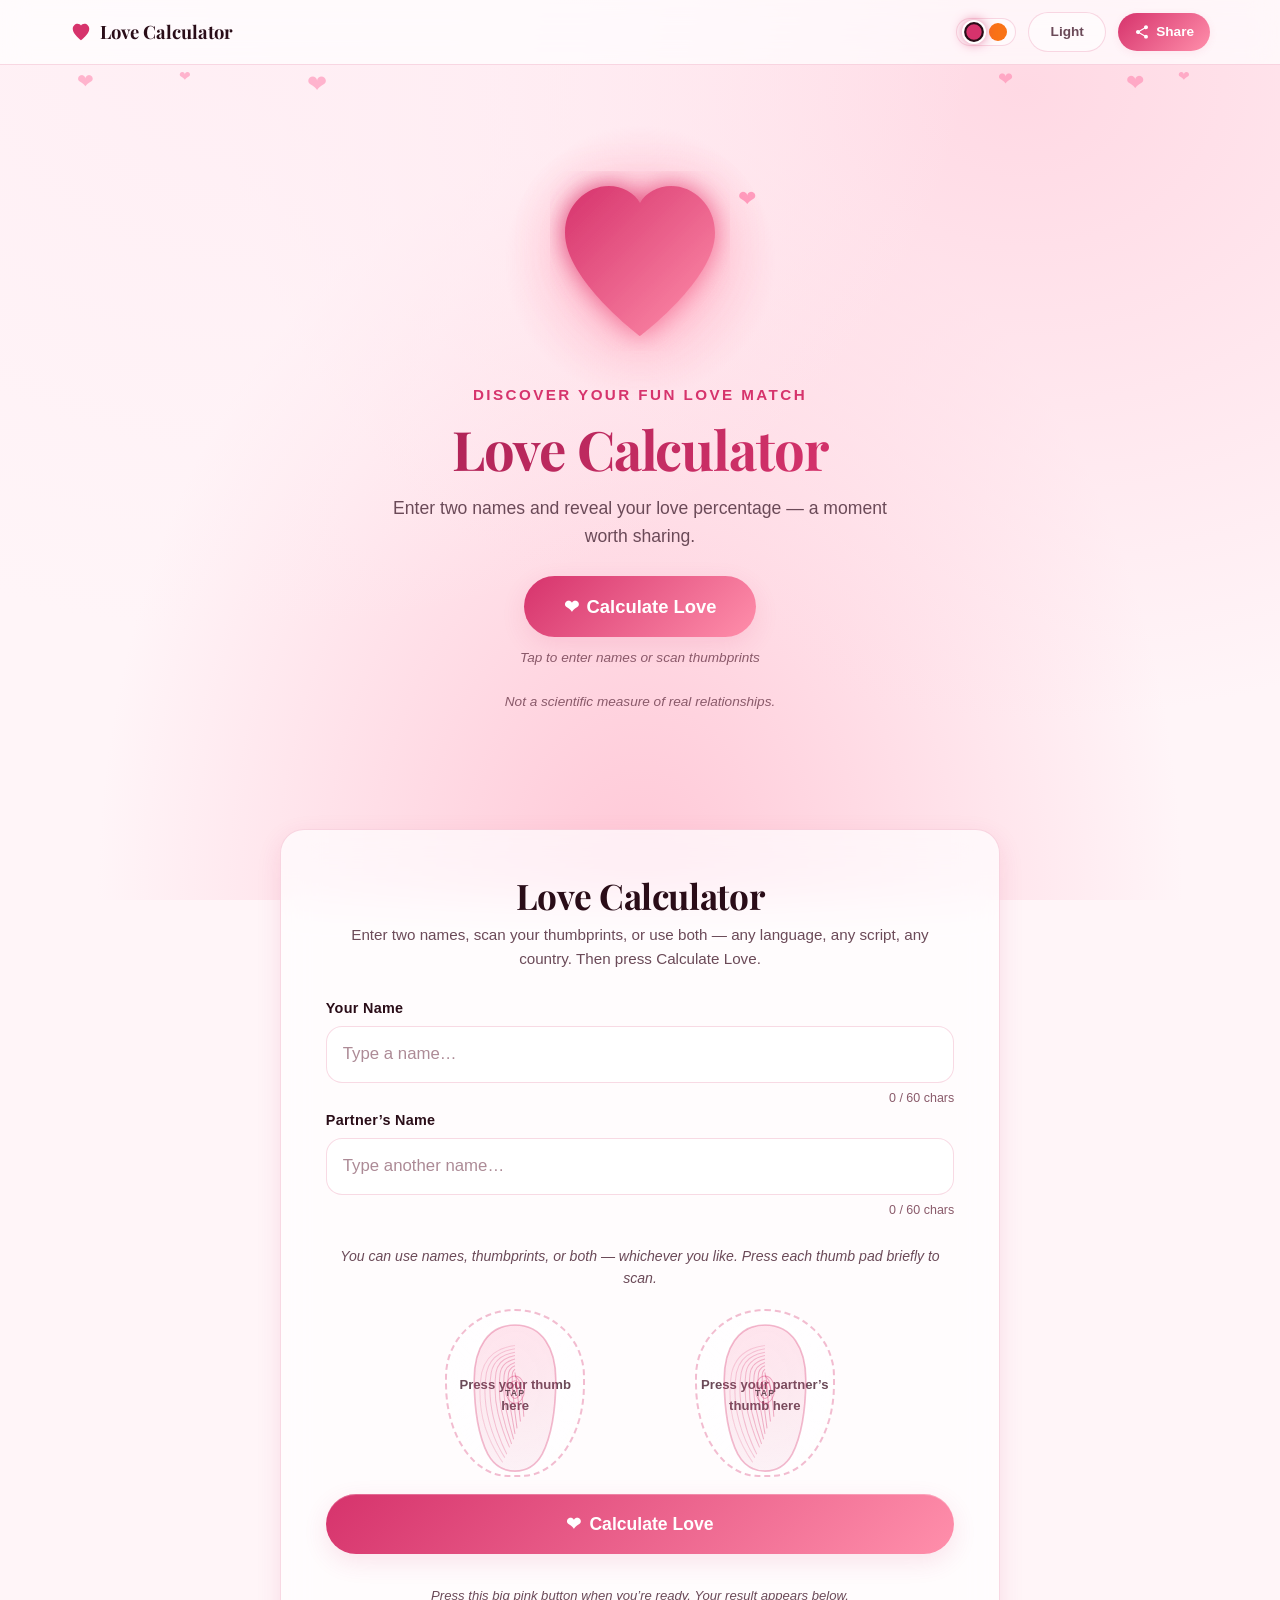
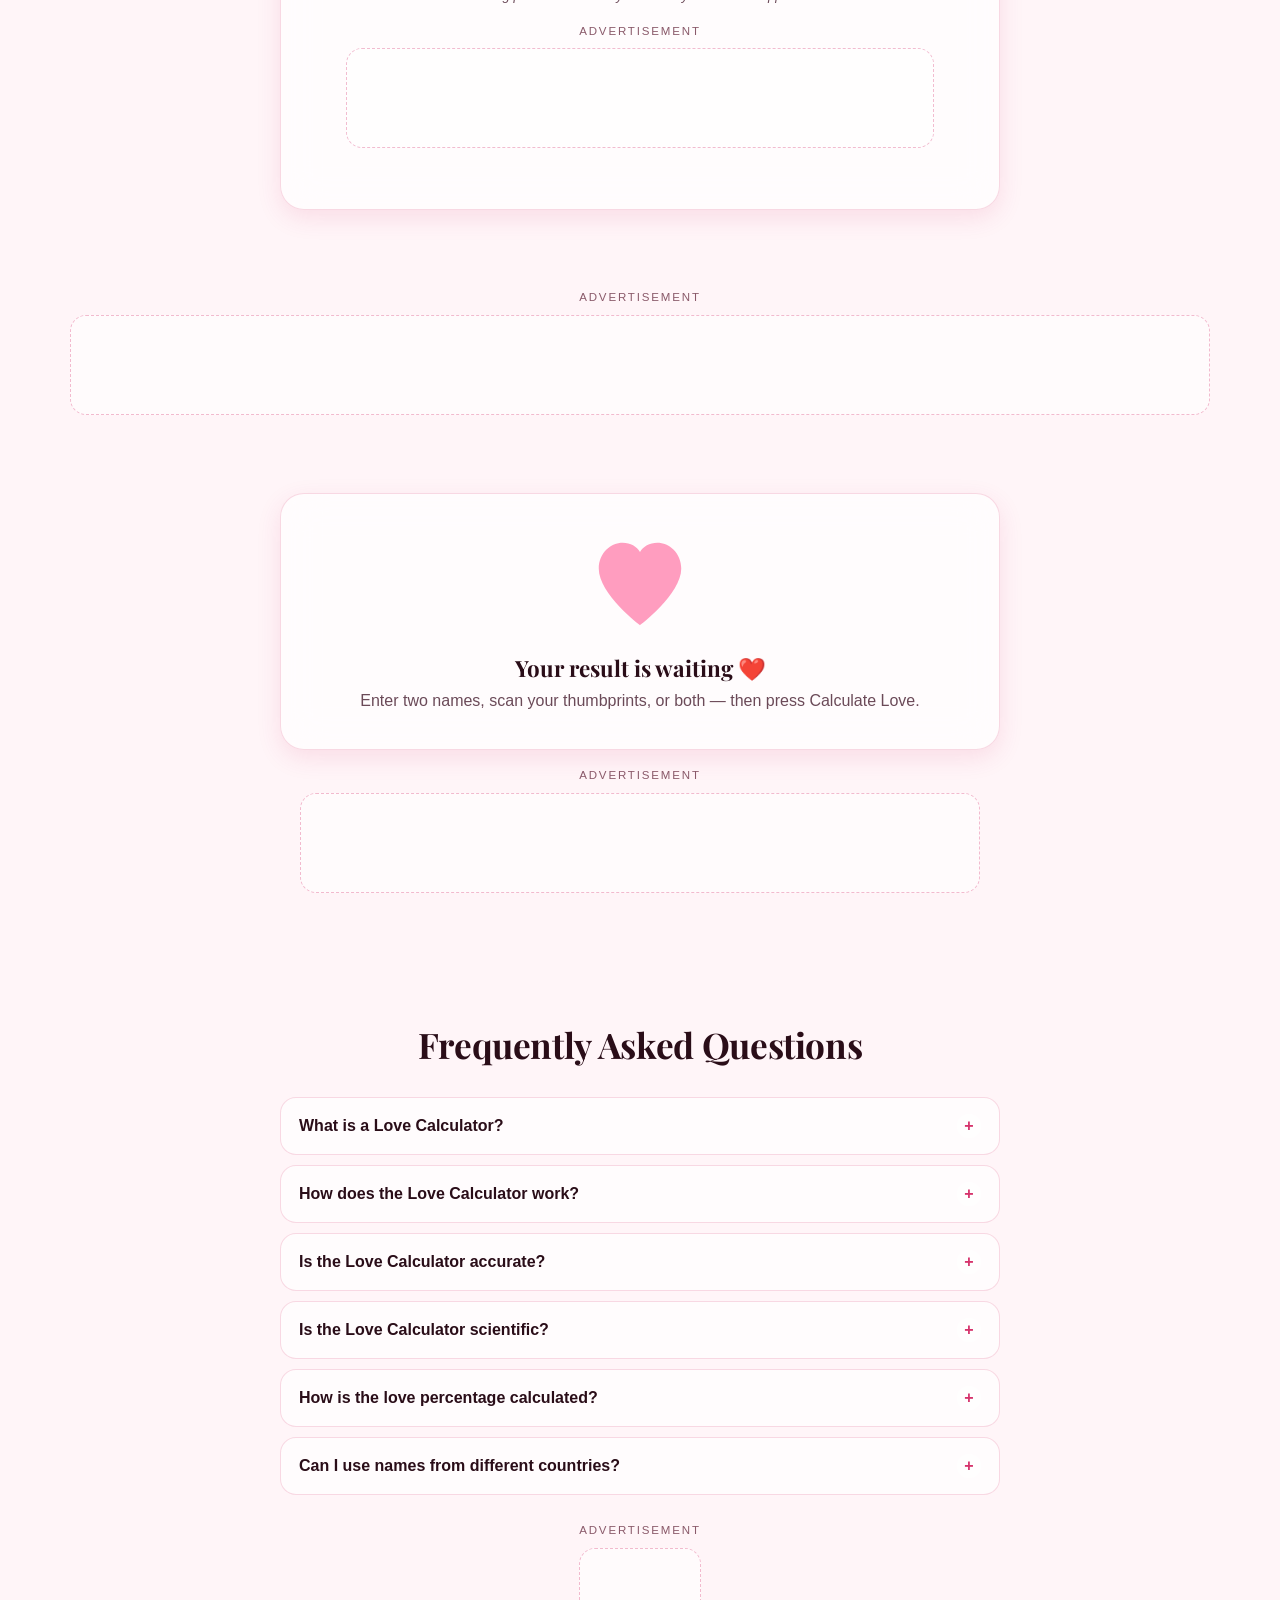
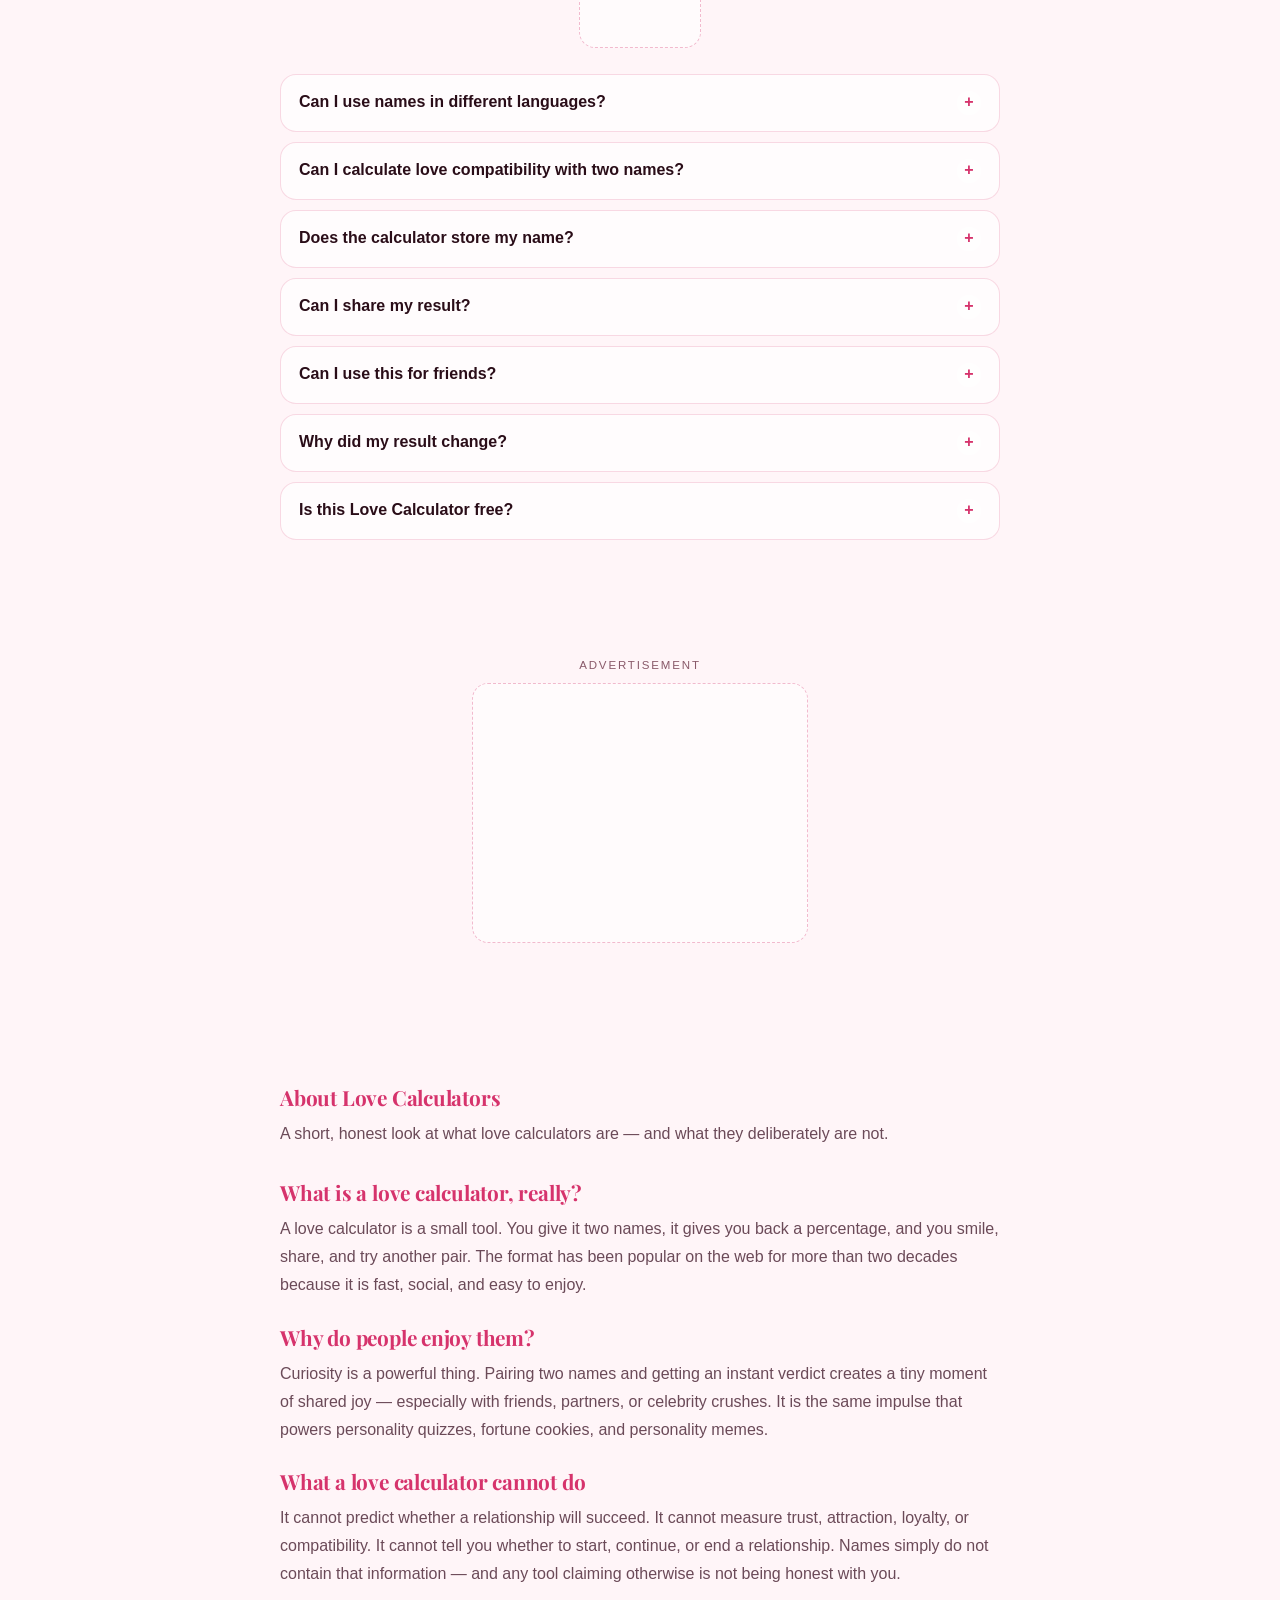
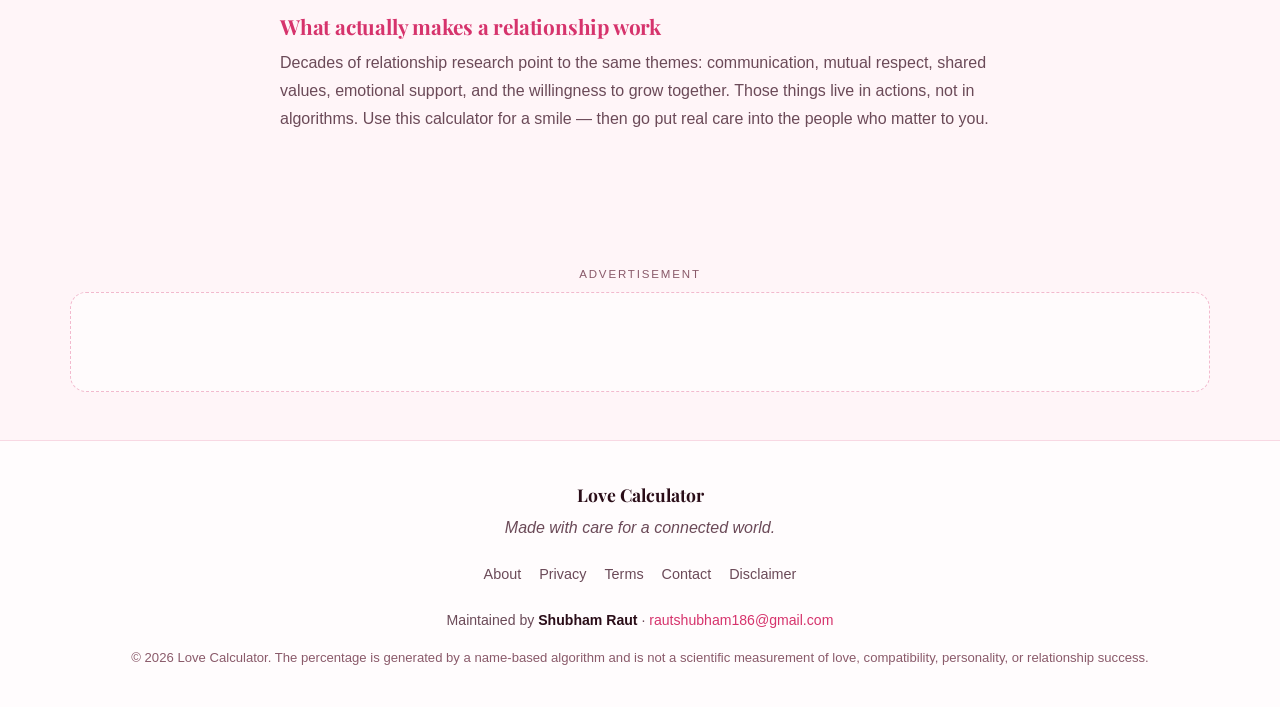
<file: index.html>
<!doctype html>
<html lang="en">
<head>
  <!-- Google tag (gtag.js) -->
<script async src="https://www.googletagmanager.com/gtag/js?id=G-0DTMX0T29Z"></script>
<script>
  window.dataLayer = window.dataLayer || [];
  function gtag(){dataLayer.push(arguments);}
  gtag('js', new Date());

  gtag('config', 'G-0DTMX0T29Z');
</script>
  <meta charset="utf-8" />
  <meta name="viewport" content="width=device-width, initial-scale=1, viewport-fit=cover" />

  <!-- SEO meta is finalized by seo.js at runtime; these are safe static fallbacks. -->
  <title>Love Calculator — Fun Love Match Percentage</title>
  <meta name="description" content="Enter two names and reveal your love percentage. Original algorithm, full Unicode support, mobile-first, accessible, privacy-friendly." />
  <link rel="canonical" href="https://rautshubham186-ui.github.io/LoveCalculator/" />
  <meta name="robots" content="index,follow,max-image-preview:large" />
  <meta name="theme-color" content="#fff5f8" />

  <!-- Open Graph -->
  <meta property="og:type" content="website" />
  <meta property="og:site_name" content="Love Calculator" />
  <meta property="og:title" content="Love Calculator — Fun Love Match Percentage" />
  <meta property="og:description" content="Enter two names and reveal your love percentage. Original algorithm, full Unicode support, mobile-first, accessible, privacy-friendly." />
  <meta property="og:url" content="https://rautshubham186-ui.github.io/LoveCalculator/" />
  <meta property="og:image" content="https://rautshubham186-ui.github.io/LoveCalculator/og-cover.png" />
  <meta property="og:image:alt" content="Two names inside a glowing heart with a love percentage." />

  <!-- Twitter / X -->
  <meta name="twitter:card" content="summary_large_image" />
  <meta name="twitter:title" content="Love Calculator — Fun Love Match Percentage" />
  <meta name="twitter:description" content="Enter two names and reveal your love percentage. Original algorithm, full Unicode support, mobile-first, accessible, privacy-friendly." />
  <meta name="twitter:image" content="https://rautshubham186-ui.github.io/LoveCalculator/og-cover.png" />
  <meta name="twitter:image:alt" content="Two names inside a glowing heart with a love percentage." />

  <!-- Favicon (inline SVG heart) -->
  <link rel="icon" href="data:image/svg+xml;utf8,<svg xmlns='http://www.w3.org/2000/svg' viewBox='0 0 32 32'><path fill='%23d6336c' d='M16 28S4 19 4 11.5C4 7 7.5 4 11 4c2.2 0 4.1 1.1 5 2.7C16.9 5.1 18.8 4 21 4c3.5 0 7 3 7 7.5C28 19 16 28 16 28z'/></svg>" />

  <!-- Fonts -->
  <link rel="preconnect" href="https://fonts.googleapis.com" />
  <link rel="preconnect" href="https://fonts.gstatic.com" crossorigin />
  <link rel="stylesheet" href="https://fonts.googleapis.com/css2?family=Playfair+Display:wght@600;700;800&display=swap" />

  <!-- App styles -->
  <link rel="stylesheet" href="styles.css" />

  <!-- Prevent theme flash: apply stored theme + palette before paint -->
  <script>
    (function () {
      try {
        var stored = localStorage.getItem('lc-theme');
        var theme = (stored === 'light' || stored === 'dark') ? stored : 'light';
        document.documentElement.setAttribute('data-theme', theme);
        var palette = localStorage.getItem('lc-palette');
        var validPalettes = ['rose', 'midnight', 'ocean', 'aurora', 'sunset'];
        if (!palette || validPalettes.indexOf(palette) === -1) palette = 'rose';
        document.documentElement.setAttribute('data-palette', palette);
      } catch (e) {
        document.documentElement.setAttribute('data-theme', 'light');
        document.documentElement.setAttribute('data-palette', 'rose');
      }
    })();
  </script>
  <meta name="google-site-verification" content="-L2XRyehLgF0uuwQoc0naH4KLfzLP2XA-z6RuQUQJlo" />
</head>
<body>
  <!-- =================================================================
       A. Header / Nav
       ================================================================= -->
  <header class="lc-header" role="banner">
    <div class="lc-header__inner">
      <a href="#top" class="lc-brand" aria-label="Love Calculator — home">
        <span class="lc-brand__heart" aria-hidden="true"></span>
        <span id="lc-brand">Love Calculator</span>
      </a>
      <div class="lc-header-controls">
        <div class="lc-palette-picker" role="radiogroup" aria-label="Color theme">
          <button type="button" class="lc-palette-swatch" data-palette="rose"    aria-label="Rose Romance palette"  style="--swatch-color:#d6336c"></button>
          <button type="button" class="lc-palette-swatch" data-palette="sunset"  aria-label="Sunset Glow palette"   style="--swatch-color:#f97316"></button>
        </div>
        <button type="button" class="lc-theme-toggle" id="lc-theme-toggle" aria-label="Light / Dark. Click to change.">Light</button>
        <button type="button" class="lc-share-site-btn" id="lc-share-site" aria-label="Share this website">
          <svg viewBox="0 0 24 24" aria-hidden="true"><path fill="currentColor" d="M18 16.08c-.76 0-1.44.3-1.96.77L8.91 12.7c.05-.23.09-.46.09-.7s-.04-.47-.09-.7l7.05-4.11c.54.5 1.25.81 2.04.81 1.66 0 3-1.34 3-3s-1.34-3-3-3-3 1.34-3 3c0 .24.04.47.09.7L8.04 9.81C7.5 9.31 6.79 9 6 9c-1.66 0-3 1.34-3 3s1.34 3 3 3c.79 0 1.5-.31 2.04-.81l7.12 4.16c-.05.21-.08.43-.08.65 0 1.61 1.31 2.92 2.92 2.92s2.92-1.31 2.92-2.92-1.31-2.92-2.92-2.92z"/></svg>
          <span>Share</span>
        </button>
      </div>
    </div>
  </header>

  <!-- Desktop sidebar ads (visible only on wide screens via CSS) -->
  <aside class="lc-sidebar-ad lc-sidebar-ad--left" aria-label="Advertisement">
    <span class="lc-ad-label">Advertisement</span>
    <div class="lc-ad__slot"><!-- AdSense sidebar left — replace at deploy --></div>
  </aside>
  <aside class="lc-sidebar-ad lc-sidebar-ad--right" aria-label="Advertisement">
    <span class="lc-ad-label">Advertisement</span>
    <div class="lc-ad__slot"><!-- AdSense sidebar right — replace at deploy --></div>
  </aside>

  <main id="top">
    <!-- =================================================================
         B. Hero
         ================================================================= -->
    <section class="lc-hero" aria-labelledby="lc-hero-title">
      <div class="lc-hero__deco" aria-hidden="true">
        <span style="left:6%;  font-size:20px; animation-delay: 0s;">&#10084;</span>
        <span style="left:14%; font-size:14px; animation-delay: 1.5s;">&#10084;</span>
        <span style="left:24%; font-size:24px; animation-delay: 3s;">&#10084;</span>
        <span style="left:78%; font-size:18px; animation-delay: 0.8s;">&#10084;</span>
        <span style="left:88%; font-size:22px; animation-delay: 2.2s;">&#10084;</span>
        <span style="left:92%; font-size:14px; animation-delay: 4s;">&#10084;</span>
      </div>
      <div class="lc-hero__inner">
        <div class="lc-hero__visual" aria-hidden="true">
          <svg class="lc-hero__heart-svg" viewBox="0 0 32 32">
            <defs>
              <linearGradient id="lc-heart-grad" x1="0%" y1="0%" x2="100%" y2="100%">
                <stop offset="0%" stop-color="var(--lc-primary)"/>
                <stop offset="100%" stop-color="var(--lc-accent)"/>
              </linearGradient>
              <filter id="lc-heart-glow">
                <feGaussianBlur stdDeviation="2" result="blur"/>
                <feMerge>
                  <feMergeNode in="blur"/>
                  <feMergeNode in="SourceGraphic"/>
                </feMerge>
              </filter>
            </defs>
            <path d="M16 28S4 19 4 11.5C4 7 7.5 4 11 4c2.2 0 4.1 1.1 5 2.7C16.9 5.1 18.8 4 21 4c3.5 0 7 3 7 7.5C28 19 16 28 16 28z"
                  fill="url(#lc-heart-grad)" filter="url(#lc-heart-glow)"/>
          </svg>
        </div>
        <p class="lc-hero__subtitle" id="lc-hero-subtitle">Discover your fun Love Match</p>
        <h1 class="lc-hero__title" id="lc-hero-title">Love Calculator</h1>
        <p class="lc-hero__desc" id="lc-hero-desc">Enter two names and reveal your love percentage — a moment worth sharing.</p>
        <button type="button" class="lc-hero__cta" id="lc-hero-cta">
          <span aria-hidden="true">&#10084;</span>
          <span id="lc-hero-cta-text">Calculate Love</span>
        </button>
        <p class="lc-hero__cta-hint" id="lc-hero-cta-hint">Tap to enter names or scan thumbprints</p>
        <p class="lc-hero__disclaimer" id="lc-hero-disclaimer">Not a scientific measure of real relationships.</p>
      </div>
    </section>

    <!-- =================================================================
         C. Calculator card
         ================================================================= -->
    <section class="lc-section lc-section--tight" id="calculator" aria-labelledby="lc-calculator-title">
      <div class="lc-container">
        <div class="lc-card lc-calculator" id="lc-calculator">
          <h2 class="lc-calculator__title" id="lc-calculator-title">Love Calculator</h2>
          <p class="lc-calculator__hint" id="lc-calc-intro">Enter two names, scan your thumbprints, or use both — any language, any script, any country. Then press Calculate Love.</p>

          <form class="lc-form" id="lc-calc-form" novalidate>
            <div class="lc-form-names" id="lc-form-names">
              <div class="lc-field">
                <label for="lc-name1">Your Name</label>
                <div class="lc-input-wrap">
                  <input
                    type="text"
                    id="lc-name1"
                    name="name1"
                    class="lc-input"
                    placeholder="Type a name…"
                    autocomplete="off"
                    autocorrect="off"
                    autocapitalize="words"
                    spellcheck="false"
                    maxlength="60"
                    aria-describedby="lc-count1"
                    enterkeyhint="next"
                  />
                  <button type="button" class="lc-input-clear" id="lc-name1-clear" aria-label="Clear first name">&times;</button>
                </div>
                <span class="lc-count" id="lc-count1" aria-live="polite">0 / 60 chars</span>
              </div>

              <div class="lc-field">
                <label for="lc-name2">Partner&rsquo;s Name</label>
                <div class="lc-input-wrap">
                  <input
                    type="text"
                    id="lc-name2"
                    name="name2"
                    class="lc-input"
                    placeholder="Type another name…"
                    autocomplete="off"
                    autocorrect="off"
                    autocapitalize="words"
                    spellcheck="false"
                    maxlength="60"
                    aria-describedby="lc-count2"
                    enterkeyhint="go"
                  />
                  <button type="button" class="lc-input-clear" id="lc-name2-clear" aria-label="Clear second name">&times;</button>
                </div>
                <span class="lc-count" id="lc-count2" aria-live="polite">0 / 60 chars</span>
              </div>
            </div>

            <div class="lc-form-thumb" id="lc-form-thumb">
              <p class="lc-thumb-hint" id="lc-thumb-hint">You can use names, thumbprints, or both — whichever you like. Press each thumb pad briefly to scan.</p>
              <div class="lc-thumbpads">
                <div class="lc-thumbpad-wrap">
                  <div class="lc-thumbpad" id="lc-thumb1" role="button" tabindex="0"
                       aria-label="Person 1 thumbprint pad — press briefly to scan">
                    <svg class="lc-thumbpad-svg" viewBox="0 0 200 240" aria-hidden="true">
                      <defs>
                        <linearGradient id="lc-thumb-grad-1" x1="0%" y1="0%" x2="0%" y2="100%">
                          <stop offset="0%" stop-color="var(--lc-primary-soft)" stop-opacity="0.18"/>
                          <stop offset="100%" stop-color="var(--lc-primary)" stop-opacity="0.06"/>
                        </linearGradient>
                        <clipPath id="lc-thumb-clip-1">
                          <path d="M100 20 C60 20 40 55 40 100 C40 140 45 180 60 210 C70 228 85 235 100 235 C115 235 130 228 140 210 C155 180 160 140 160 100 C160 55 140 20 100 20 Z"/>
                        </clipPath>
                      </defs>
                      <!-- Thumb-shaped body -->
                      <path d="M100 20 C60 20 40 55 40 100 C40 140 45 180 60 210 C70 228 85 235 100 235 C115 235 130 228 140 210 C155 180 160 140 160 100 C160 55 140 20 100 20 Z"
                            fill="url(#lc-thumb-grad-1)" stroke="var(--lc-border-strong)" stroke-width="2.5"/>
                      <!-- Default fingerprint ridges (shown before scan) -->
                      <g class="lc-thumb-ridges lc-thumb-ridges--default" data-target="1" clip-path="url(#lc-thumb-clip-1)">
                        <path d="M100 60 Q70 65 65 90 Q60 120 68 155 Q75 185 88 210" fill="none" stroke="var(--lc-primary)" stroke-width="1.5" opacity="0.25"/>
                        <path d="M100 55 Q65 60 58 90 Q52 125 62 162 Q70 192 85 215" fill="none" stroke="var(--lc-primary)" stroke-width="1.5" opacity="0.22"/>
                        <path d="M100 50 Q60 55 51 90 Q44 130 56 170 Q66 200 82 222" fill="none" stroke="var(--lc-primary)" stroke-width="1.5" opacity="0.18"/>
                        <path d="M100 65 Q75 70 72 90 Q68 120 75 150 Q82 178 92 200" fill="none" stroke="var(--lc-primary)" stroke-width="1.5" opacity="0.28"/>
                        <path d="M100 70 Q80 75 78 92 Q75 118 80 145 Q86 172 95 195" fill="none" stroke="var(--lc-primary)" stroke-width="1.5" opacity="0.3"/>
                        <path d="M100 75 Q85 80 84 94 Q82 115 86 140 Q91 165 98 188" fill="none" stroke="var(--lc-primary)" stroke-width="1.5" opacity="0.32"/>
                        <path d="M100 80 Q90 84 90 96 Q88 113 92 135 Q96 158 100 180" fill="none" stroke="var(--lc-primary)" stroke-width="1.5" opacity="0.34"/>
                        <path d="M100 85 Q95 88 96 98 Q95 110 98 130 Q100 152 103 172" fill="none" stroke="var(--lc-primary)" stroke-width="1.5" opacity="0.36"/>
                        <path d="M100 90 Q100 92 102 100 Q102 110 104 125 Q106 145 108 162" fill="none" stroke="var(--lc-primary)" stroke-width="1.5" opacity="0.38"/>
                        <path d="M100 95 Q103 97 106 102 Q108 112 110 122 Q112 138 113 155" fill="none" stroke="var(--lc-primary)" stroke-width="1.5" opacity="0.36"/>
                        <!-- Central whorl -->
                        <ellipse cx="100" cy="115" rx="14" ry="20" fill="none" stroke="var(--lc-primary)" stroke-width="1.5" opacity="0.4"/>
                        <ellipse cx="100" cy="115" rx="8" ry="13" fill="none" stroke="var(--lc-primary)" stroke-width="1.5" opacity="0.42"/>
                        <ellipse cx="100" cy="113" rx="3" ry="6" fill="none" stroke="var(--lc-primary)" stroke-width="1.5" opacity="0.44"/>
                      </g>
                      <!-- Scanned ridges (rendered by app.js after scan) -->
                      <g class="lc-thumb-ridges lc-thumb-ridges--scanned" data-target="1" clip-path="url(#lc-thumb-clip-1)"></g>
                      <!-- Scan line -->
                      <line class="lc-thumb-scan" x1="40" x2="160" y1="120" y2="120" stroke="var(--lc-primary)" stroke-width="2.5" stroke-linecap="round" opacity="0"/>
                      <!-- Label -->
                      <text class="lc-thumb-text" x="100" y="125" text-anchor="middle" fill="var(--lc-text-muted)" font-size="13" font-weight="700" letter-spacing="2">TAP</text>
                    </svg>
                    <!-- Circular progress ring overlay (animates during scan) -->
                    <svg class="lc-thumb-progress" viewBox="0 0 200 240" aria-hidden="true">
                      <circle class="lc-thumb-progress-track" cx="100" cy="120" r="110" fill="none" stroke="var(--lc-border)" stroke-width="3" opacity="0.4"/>
                      <circle class="lc-thumb-progress-fill" cx="100" cy="120" r="110" fill="none" stroke="var(--lc-primary)" stroke-width="3" stroke-linecap="round"/>
                    </svg>
                    <span class="lc-thumbpad-label" id="lc-thumb1-label">Press your thumb here</span>
                    <span class="lc-thumbpad-status" id="lc-thumb1-status" aria-live="polite"></span>
                  </div>
                  <button type="button" class="lc-thumbpad-reset" id="lc-thumb1-reset" hidden>Re-scan</button>
                </div>
                <div class="lc-thumbpad-wrap">
                  <div class="lc-thumbpad" id="lc-thumb2" role="button" tabindex="0"
                       aria-label="Person 2 thumbprint pad — press briefly to scan">
                    <svg class="lc-thumbpad-svg" viewBox="0 0 200 240" aria-hidden="true">
                      <defs>
                        <linearGradient id="lc-thumb-grad-2" x1="0%" y1="0%" x2="0%" y2="100%">
                          <stop offset="0%" stop-color="var(--lc-primary-soft)" stop-opacity="0.18"/>
                          <stop offset="100%" stop-color="var(--lc-primary)" stop-opacity="0.06"/>
                        </linearGradient>
                        <clipPath id="lc-thumb-clip-2">
                          <path d="M100 20 C60 20 40 55 40 100 C40 140 45 180 60 210 C70 228 85 235 100 235 C115 235 130 228 140 210 C155 180 160 140 160 100 C160 55 140 20 100 20 Z"/>
                        </clipPath>
                      </defs>
                      <path d="M100 20 C60 20 40 55 40 100 C40 140 45 180 60 210 C70 228 85 235 100 235 C115 235 130 228 140 210 C155 180 160 140 160 100 C160 55 140 20 100 20 Z"
                            fill="url(#lc-thumb-grad-2)" stroke="var(--lc-border-strong)" stroke-width="2.5"/>
                      <g class="lc-thumb-ridges lc-thumb-ridges--default" data-target="2" clip-path="url(#lc-thumb-clip-2)">
                        <path d="M100 60 Q70 65 65 90 Q60 120 68 155 Q75 185 88 210" fill="none" stroke="var(--lc-primary)" stroke-width="1.5" opacity="0.25"/>
                        <path d="M100 55 Q65 60 58 90 Q52 125 62 162 Q70 192 85 215" fill="none" stroke="var(--lc-primary)" stroke-width="1.5" opacity="0.22"/>
                        <path d="M100 50 Q60 55 51 90 Q44 130 56 170 Q66 200 82 222" fill="none" stroke="var(--lc-primary)" stroke-width="1.5" opacity="0.18"/>
                        <path d="M100 65 Q75 70 72 90 Q68 120 75 150 Q82 178 92 200" fill="none" stroke="var(--lc-primary)" stroke-width="1.5" opacity="0.28"/>
                        <path d="M100 70 Q80 75 78 92 Q75 118 80 145 Q86 172 95 195" fill="none" stroke="var(--lc-primary)" stroke-width="1.5" opacity="0.3"/>
                        <path d="M100 75 Q85 80 84 94 Q82 115 86 140 Q91 165 98 188" fill="none" stroke="var(--lc-primary)" stroke-width="1.5" opacity="0.32"/>
                        <path d="M100 80 Q90 84 90 96 Q88 113 92 135 Q96 158 100 180" fill="none" stroke="var(--lc-primary)" stroke-width="1.5" opacity="0.34"/>
                        <path d="M100 85 Q95 88 96 98 Q95 110 98 130 Q100 152 103 172" fill="none" stroke="var(--lc-primary)" stroke-width="1.5" opacity="0.36"/>
                        <path d="M100 90 Q100 92 102 100 Q102 110 104 125 Q106 145 108 162" fill="none" stroke="var(--lc-primary)" stroke-width="1.5" opacity="0.38"/>
                        <path d="M100 95 Q103 97 106 102 Q108 112 110 122 Q112 138 113 155" fill="none" stroke="var(--lc-primary)" stroke-width="1.5" opacity="0.36"/>
                        <ellipse cx="100" cy="115" rx="14" ry="20" fill="none" stroke="var(--lc-primary)" stroke-width="1.5" opacity="0.4"/>
                        <ellipse cx="100" cy="115" rx="8" ry="13" fill="none" stroke="var(--lc-primary)" stroke-width="1.5" opacity="0.42"/>
                        <ellipse cx="100" cy="113" rx="3" ry="6" fill="none" stroke="var(--lc-primary)" stroke-width="1.5" opacity="0.44"/>
                      </g>
                      <g class="lc-thumb-ridges lc-thumb-ridges--scanned" data-target="2" clip-path="url(#lc-thumb-clip-2)"></g>
                      <line class="lc-thumb-scan" x1="40" x2="160" y1="120" y2="120" stroke="var(--lc-primary)" stroke-width="2.5" stroke-linecap="round" opacity="0"/>
                      <text class="lc-thumb-text" x="100" y="125" text-anchor="middle" fill="var(--lc-text-muted)" font-size="13" font-weight="700" letter-spacing="2">TAP</text>
                    </svg>
                    <!-- Circular progress ring overlay (animates during scan) -->
                    <svg class="lc-thumb-progress" viewBox="0 0 200 240" aria-hidden="true">
                      <circle class="lc-thumb-progress-track" cx="100" cy="120" r="110" fill="none" stroke="var(--lc-border)" stroke-width="3" opacity="0.4"/>
                      <circle class="lc-thumb-progress-fill" cx="100" cy="120" r="110" fill="none" stroke="var(--lc-primary)" stroke-width="3" stroke-linecap="round"/>
                    </svg>
                    <span class="lc-thumbpad-label" id="lc-thumb2-label">Press your partner&rsquo;s thumb here</span>
                    <span class="lc-thumbpad-status" id="lc-thumb2-status" aria-live="polite"></span>
                  </div>
                  <button type="button" class="lc-thumbpad-reset" id="lc-thumb2-reset" hidden>Re-scan</button>
                </div>
              </div>
            </div>

            <button type="button" class="lc-calc-btn" id="lc-calc-btn">
              <span aria-hidden="true">&#10084;</span>
              <span id="lc-calc-btn-text">Calculate Love</span>
            </button>
            <p class="lc-form-hint" id="lc-calc-hint">Press this big pink button when you&rsquo;re ready. Your result appears below.</p>
          </form>
          <!-- Ad slot inside calculator card (after Calculate button) -->
          <aside class="lc-ad lc-ad--inline" aria-label="Advertisement">
            <span class="lc-ad-label">Advertisement</span>
            <div class="lc-ad__slot"><!-- AdSense slot — after Calculate button — replace at deploy --></div>
          </aside>
        </div>
      </div>
    </section>

    <!-- =================================================================
         E. First advertisement area
         ================================================================= -->
    <aside class="lc-ad lc-ad--leaderboard" aria-label="Advertisement">
      <span class="lc-ad-label">Advertisement</span>
      <div class="lc-ad__slot"><!-- AdSense slot 1 — replace with <ins class="adsbygoogle" ...></ins> at deploy --></div>
    </aside>

    <!-- =================================================================
         F. Result section (empty / loading / result)
         ================================================================= -->
    <section class="lc-section lc-section--tight" aria-labelledby="lc-result-heading">
      <h2 class="lc-sr-only" id="lc-result-heading">Your Love Calculator result</h2>
      <div class="lc-container">
        <div class="lc-result-wrap">

          <!-- Empty state -->
          <div class="lc-empty" id="lc-empty" role="status">
            <div class="lc-empty__heart" aria-hidden="true"></div>
            <h3 class="lc-empty__title" id="lc-empty-title">Your result is waiting &#10084;</h3>
            <p class="lc-empty__hint" id="lc-empty-hint">Enter two names above and press Calculate Love.</p>
          </div>

          <!-- Loading state -->
          <div class="lc-loading" id="lc-loading" role="status" aria-live="polite" hidden>
            <div class="lc-loading__heart" aria-hidden="true"></div>
            <h3 class="lc-loading__title" id="lc-loading-title">Reading the stars of your names<span class="lc-loading__dots" aria-hidden="true"><span></span><span></span><span></span></span></h3>
            <p class="lc-loading__hint" id="lc-loading-hint">Just a moment.</p>
          </div>

          <!-- Result -->
          <div class="lc-result" id="lc-result" hidden>
            <div class="lc-result__names" id="lc-result-names" aria-label="Names"></div>

            <div class="lc-score-wrap">
              <svg class="lc-score-ring" viewBox="0 0 220 220" aria-hidden="true">
                <circle class="lc-score-ring__bg" cx="110" cy="110" r="90" />
                <circle class="lc-score-ring__fg" id="lc-progress-ring-fg" cx="110" cy="110" r="90" />
              </svg>
              <div class="lc-score-center">
                <span class="lc-score" id="lc-score">0<span class="lc-score-percent">%</span></span>
                <span class="lc-score-label" id="lc-score-label">Love Match</span>
              </div>
            </div>

            <h3 class="lc-result__title" id="lc-result-title"></h3>
            <p class="lc-result__paragraph" id="lc-result-paragraph"></p>

            <!-- G. Compatibility breakdown (collapsible) -->
            <div class="lc-breakdown-wrap" id="lc-breakdown-wrap">
              <button type="button" class="lc-breakdown-toggle" id="lc-breakdown-toggle" aria-expanded="false" aria-controls="lc-breakdown">
                <span id="lc-breakdown-title">Fun Compatibility Breakdown</span>
                <span class="lc-breakdown-toggle-icon" aria-hidden="true">+</span>
              </button>
              <div class="lc-breakdown" id="lc-breakdown" aria-label="Fun compatibility breakdown" hidden></div>
            </div>

            <p class="lc-challenge" id="lc-challenge">Want to challenge your friend? &#10084;</p>

            <!-- H. Share / copy / reset controls (compact icon buttons) -->
            <div class="lc-result-actions lc-result-actions--compact">
              <button type="button" class="lc-icon-btn lc-icon-btn--primary" id="lc-share"
                      title="Share Result" aria-label="Share Result">
                <svg viewBox="0 0 24 24" aria-hidden="true"><path fill="currentColor" d="M18 16.08c-.76 0-1.44.3-1.96.77L8.91 12.7c.05-.23.09-.46.09-.7s-.04-.47-.09-.7l7.05-4.11c.54.5 1.25.81 2.04.81 1.66 0 3-1.34 3-3s-1.34-3-3-3-3 1.34-3 3c0 .24.04.47.09.7L8.04 9.81C7.5 9.31 6.79 9 6 9c-1.66 0-3 1.34-3 3s1.34 3 3 3c.79 0 1.5-.31 2.04-.81l7.12 4.16c-.05.21-.08.43-.08.65 0 1.61 1.31 2.92 2.92 2.92s2.92-1.31 2.92-2.92-1.31-2.92-2.92-2.92z"/></svg>
              </button>
              <button type="button" class="lc-icon-btn" id="lc-copy"
                      title="Copy Result" aria-label="Copy Result">
                <svg viewBox="0 0 24 24" aria-hidden="true"><path fill="currentColor" d="M16 1H4c-1.1 0-2 .9-2 2v14h2V3h12V1zm3 4H8c-1.1 0-2 .9-2 2v14c0 1.1.9 2 2 2h11c1.1 0 2-.9 2-2V7c0-1.1-.9-2-2-2zm0 16H8V7h11v14z"/></svg>
              </button>
              <span class="lc-action-divider" aria-hidden="true"></span>
              <button type="button" class="lc-icon-btn" id="lc-try-again"
                      title="Calculate Again" aria-label="Calculate Again">
                <svg viewBox="0 0 24 24" aria-hidden="true"><path fill="currentColor" d="M17.65 6.35C16.2 4.9 14.21 4 12 4c-4.42 0-7.99 3.58-7.99 8s3.57 8 7.99 8c3.73 0 6.84-2.55 7.73-6h-2.08c-.82 2.33-3.04 4-5.65 4-3.31 0-6-2.69-6-6s2.69-6 6-6c1.66 0 3.14.69 4.22 1.78L13 11h7V4l-2.35 2.35z"/></svg>
              </button>
              <button type="button" class="lc-icon-btn" id="lc-new-names"
                      title="New Names" aria-label="New Names">
                <svg viewBox="0 0 24 24" aria-hidden="true"><path fill="currentColor" d="M3 17.25V21h3.75L17.81 9.94l-3.75-3.75L3 17.25zM20.71 7.04c.39-.39.39-1.02 0-1.41l-2.34-2.34c-.39-.39-1.02-.39-1.41 0l-1.83 1.83 3.75 3.75 1.83-1.83z"/></svg>
              </button>
              <button type="button" class="lc-icon-btn" id="lc-reset"
                      title="Reset" aria-label="Reset">
                <svg viewBox="0 0 24 24" aria-hidden="true"><path fill="currentColor" d="M19 6.41L17.59 5 12 10.59 6.41 5 5 6.41 10.59 12 5 17.59 6.41 19 12 13.41 17.59 19 19 17.59 13.41 12z"/></svg>
              </button>
            </div>

            <!-- I2. Past / Present / Future love timeline -->
            <div class="lc-timeline" id="lc-timeline" aria-labelledby="lc-timeline-title">
              <div class="lc-timeline__head">
                <h3 class="lc-timeline__title" id="lc-timeline-title">Your Love Timeline</h3>
                <p class="lc-timeline__sub" id="lc-timeline-sub"></p>
              </div>
              <div class="lc-timeline__grid">
                <article class="lc-timeline-card lc-timeline-card--past" id="lc-timeline-past">
                  <div class="lc-timeline-card__phase" id="lc-timeline-past-phase">Past</div>
                  <div class="lc-timeline-card__score-wrap">
                    <span class="lc-timeline-card__score" id="lc-timeline-past-score">0%</span>
                  </div>
                  <h4 class="lc-timeline-card__title" id="lc-timeline-past-title"></h4>
                  <p class="lc-timeline-card__hint" id="lc-timeline-past-hint"></p>
                  <p class="lc-timeline-card__para" id="lc-timeline-past-para"></p>
                </article>
                <article class="lc-timeline-card lc-timeline-card--present" id="lc-timeline-present">
                  <div class="lc-timeline-card__phase" id="lc-timeline-present-phase">Present</div>
                  <div class="lc-timeline-card__score-wrap">
                    <span class="lc-timeline-card__score" id="lc-timeline-present-score">0%</span>
                  </div>
                  <h4 class="lc-timeline-card__title" id="lc-timeline-present-title"></h4>
                  <p class="lc-timeline-card__hint" id="lc-timeline-present-hint"></p>
                  <p class="lc-timeline-card__para" id="lc-timeline-present-para"></p>
                </article>
                <article class="lc-timeline-card lc-timeline-card--future" id="lc-timeline-future">
                  <div class="lc-timeline-card__phase" id="lc-timeline-future-phase">Future</div>
                  <div class="lc-timeline-card__score-wrap">
                    <span class="lc-timeline-card__score" id="lc-timeline-future-score">0%</span>
                  </div>
                  <h4 class="lc-timeline-card__title" id="lc-timeline-future-title"></h4>
                  <p class="lc-timeline-card__hint" id="lc-timeline-future-hint"></p>
                  <p class="lc-timeline-card__para" id="lc-timeline-future-para"></p>
                </article>
              </div>
            </div>
          </div>

          <!-- SR-only result announcement -->
          <div class="lc-sr-only" id="lc-sr-result" role="status" aria-live="polite"></div>

          <!-- Ad slot inside result section (after timeline) -->
          <aside class="lc-ad lc-ad--inline" aria-label="Advertisement">
            <span class="lc-ad-label">Advertisement</span>
            <div class="lc-ad__slot"><!-- AdSense slot — inside result — replace at deploy --></div>
          </aside>
        </div>
      </div>
    </section>

    <!-- =================================================================
         K. FAQ
         ================================================================= -->
    <section class="lc-section" id="faq" aria-labelledby="lc-faq-title">
      <div class="lc-container">
        <div class="lc-section__head">
          <h2 id="lc-faq-title">Frequently Asked Questions</h2>
        </div>
        <div class="lc-faq-list" id="lc-faq-list"></div>
      </div>
    </section>

    <!-- =================================================================
         N. Second advertisement area
         ================================================================= -->
    <aside class="lc-ad lc-ad--rectangle" aria-label="Advertisement">
      <span class="lc-ad-label">Advertisement</span>
      <div class="lc-ad__slot"><!-- AdSense slot 2 — replace at deploy --></div>
    </aside>

    <!-- =================================================================
         O. Additional educational / search-intent content
         ================================================================= -->
    <section class="lc-section" aria-labelledby="lc-edu-title">
      <div class="lc-container">
        <div class="lc-edu">
          <div class="lc-section__head" style="text-align:left;">
            <h2 id="lc-edu-title">About Love Calculators</h2>
            <p class="lc-section__lead" id="lc-edu-lead"></p>
          </div>

          <h2 id="lc-edu-h2-what">What is a love calculator, really?</h2>
          <p id="lc-edu-p-what"></p>

          <h2 id="lc-edu-h2-why">Why do people enjoy them?</h2>
          <p id="lc-edu-p-why"></p>

          <h2 id="lc-edu-h2-limit">What a love calculator cannot do</h2>
          <p id="lc-edu-p-limit"></p>

          <h2 id="lc-edu-h2-real">What actually makes a relationship work</h2>
          <p id="lc-edu-p-real"></p>
        </div>
      </div>
    </section>

    <!-- =================================================================
         P. Third advertisement area
         ================================================================= -->
    <aside class="lc-ad lc-ad--leaderboard" aria-label="Advertisement">
      <span class="lc-ad-label">Advertisement</span>
      <div class="lc-ad__slot"><!-- AdSense slot 3 — replace at deploy --></div>
    </aside>
  </main>

  <!-- =================================================================
       Modal panel for footer link content (About / Privacy / Terms / Contact / Disclaimer)
       ================================================================= -->
  <div class="lc-tab-modal" id="lc-tab-modal" hidden role="dialog" aria-modal="true" aria-labelledby="lc-tab-modal-title">
    <div class="lc-tab-modal__backdrop" id="lc-tab-modal-backdrop"></div>
    <div class="lc-tab-modal__panel">
      <div class="lc-tab-modal__header">
        <h2 class="lc-tab-modal__title" id="lc-tab-modal-title"></h2>
        <button type="button" class="lc-tab-modal__close" id="lc-tab-modal-close" aria-label="Close">
          <svg viewBox="0 0 24 24" aria-hidden="true"><path fill="currentColor" d="M19 6.41L17.59 5 12 10.59 6.41 5 5 6.41 10.59 12 5 17.59 6.41 19 12 13.41 17.59 19 19 17.59 13.41 12z"/></svg>
        </button>
      </div>
      <div class="lc-tab-modal__body" id="lc-tab-modal-body"></div>
    </div>
  </div>

  <!-- =================================================================
       Q. Footer
       ================================================================= -->
  <footer class="lc-footer" role="contentinfo">
    <div class="lc-footer__inner">
      <div class="lc-footer__brand">
        <span id="lc-brand-footer">Love Calculator</span>
      </div>
      <p class="lc-footer__tagline" id="lc-footer-tagline">Made with care for a connected world.</p>
      <nav class="lc-footer__links" aria-label="Footer">
        <a href="javascript:void(0)" data-tab="about" id="lc-footer-about">About</a>
        <a href="javascript:void(0)" data-tab="privacy" id="lc-footer-privacy">Privacy</a>
        <a href="javascript:void(0)" data-tab="terms" id="lc-footer-terms">Terms</a>
        <a href="javascript:void(0)" data-tab="contact" id="lc-footer-contact">Contact</a>
        <a href="javascript:void(0)" data-tab="disclaimer" id="lc-footer-disclaimer">Disclaimer</a>
      </nav>
      <p class="lc-footer__contact-line">
        Maintained by <strong>Shubham Raut</strong> &middot; <a href="mailto:rautshubham186@gmail.com">rautshubham186@gmail.com</a>
      </p>
      <p class="lc-footer__copy">
        &copy; <span id="lc-year">2026</span> Love Calculator. The percentage is generated by a name-based algorithm and is not a scientific measurement of love, compatibility, personality, or relationship success.
      </p>
    </div>
  </footer>

  <!-- Toast -->
  <div class="lc-toast" id="lc-toast" role="status" aria-live="polite"></div>

  <!-- =================================================================
       Scripts — order matters.
       translations.js exposes LoveCalc.i18n (used by international.js for fallback text).
       international.js exposes LoveCalc.international (used by calculator.js).
       calculator.js exposes LoveCalc.calculator (used by app.js).
       animation.js, theme.js, sharing.js, seo.js are independent.
       app.js is last; it wires everything to the DOM.
       ================================================================= -->
  <script src="js/translations.js" defer></script>
  <script src="js/international.js" defer></script>
  <script src="js/calculator.js" defer></script>
  <script src="js/animation.js" defer></script>
  <script src="js/theme.js" defer></script>
  <script src="js/sharing.js" defer></script>
  <script src="js/seo.js" defer></script>
  <script src="js/app.js" defer></script>

  <script>
    // Set current year in footer
    document.addEventListener('DOMContentLoaded', function () {
      var y = document.getElementById('lc-year');
      if (y) y.textContent = String(new Date().getFullYear());
    });
  </script>
</body>
</html>
</file>
<file: styles.css>
/* =====================================================================
   Love Calculator — styles.css
   Premium design system. Light / Dark / System themes.
   Mobile-first. GPU-friendly animations. Accessible focus states.
   ===================================================================== */

/* ---------------------------------------------------------------------
   1. Design tokens
   --------------------------------------------------------------------- */
:root {
  /* Brand palette — light theme defaults */
  --lc-bg:            #fff5f8;
  --lc-bg-2:          #ffe4ec;
  --lc-bg-grad-1:     #ffeef4;
  --lc-bg-grad-2:     #ffd9e4;
  --lc-bg-grad-3:     #ffc7d6;
  --lc-surface:       rgba(255, 255, 255, 0.72);
  --lc-surface-solid: #ffffff;
  --lc-surface-2:     rgba(255, 255, 255, 0.55);
  --lc-border:        rgba(214, 51, 108, 0.18);
  --lc-border-strong: rgba(214, 51, 108, 0.32);

  --lc-text:          #2a0d18;
  --lc-text-muted:    #6b4a58;
  --lc-text-soft:     #8a5a6a;

  --lc-primary:       #d6336c;
  --lc-primary-soft:  #ff6b9d;
  --lc-primary-deep:  #a01e4f;
  --lc-accent:        #ff8fab;
  --lc-gold:          #d4a017;

  --lc-error:         #c0392b;
  --lc-error-bg:      #fdecea;

  --lc-ring-bg:       rgba(214, 51, 108, 0.12);

  --lc-shadow-sm: 0 2px 8px rgba(214, 51, 108, 0.08);
  --lc-shadow-md: 0 8px 24px rgba(214, 51, 108, 0.12);
  --lc-shadow-lg: 0 20px 60px rgba(214, 51, 108, 0.18);
  --lc-shadow-glow: 0 0 40px rgba(255, 143, 171, 0.45);

  --lc-radius-sm: 10px;
  --lc-radius-md: 16px;
  --lc-radius-lg: 24px;
  --lc-radius-pill: 999px;

  --lc-font-display: 'Playfair Display', 'Georgia', 'Times New Roman', serif;
  --lc-font-body:    -apple-system, BlinkMacSystemFont, 'Segoe UI', Roboto, 'Helvetica Neue', Arial, 'Noto Sans', 'Noto Sans SC', 'Noto Sans Devanagari', 'Noto Sans Arabic', sans-serif;

  --lc-maxw:    1180px;
  --lc-maxw-sm: 720px;
  --lc-maxw-xs: 540px;

  --lc-ease: cubic-bezier(0.2, 0.7, 0.2, 1);
  --lc-dur:   280ms;

  /* Result-driven (set per result) */
  --lc-result-primary: #d6336c;
  --lc-result-accent:  #ff8fab;
  --lc-result-glow:    rgba(255, 143, 171, 0.45);
}

/* Dark theme — its own design, not an invert */
[data-theme="dark"] {
  --lc-bg:            #1a0d18;
  --lc-bg-2:          #22101f;
  --lc-bg-grad-1:     #1c0c19;
  --lc-bg-grad-2:     #2a0f23;
  --lc-bg-grad-3:     #3a1430;
  --lc-surface:       rgba(40, 18, 32, 0.7);
  --lc-surface-solid: #2a1320;
  --lc-surface-2:     rgba(60, 26, 44, 0.55);
  --lc-border:        rgba(255, 143, 171, 0.18);
  --lc-border-strong: rgba(255, 143, 171, 0.32);

  --lc-text:          #fff0f4;
  --lc-text-muted:    #d8b5c4;
  --lc-text-soft:     #b88aa0;

  --lc-primary:       #ff6b9d;
  --lc-primary-soft:  #ff9bc2;
  --lc-primary-deep:  #ff4d8d;
  --lc-accent:        #ffb6c1;
  --lc-gold:          #ffd24a;

  --lc-ring-bg:       rgba(255, 143, 171, 0.18);

  --lc-shadow-sm: 0 2px 8px rgba(0, 0, 0, 0.35);
  --lc-shadow-md: 0 8px 24px rgba(0, 0, 0, 0.4);
  --lc-shadow-lg: 0 20px 60px rgba(0, 0, 0, 0.5);
  --lc-shadow-glow: 0 0 40px rgba(255, 107, 157, 0.4);
}

/* When in system mode, the HTML attribute is set by theme.js based on
   the actual system preference — so we don't need a separate media
   query here. The attribute always wins. */

/* ---------------------------------------------------------------------
   2. Reset & base
   --------------------------------------------------------------------- */
*, *::before, *::after { box-sizing: border-box; }
html { -webkit-text-size-adjust: 100%; scroll-behavior: smooth; overflow-x: hidden; max-width: 100vw; }
html:focus-within { scroll-behavior: smooth; }

body {
  margin: 0;
  font-family: var(--lc-font-body);
  font-size: 16px;
  line-height: 1.6;
  color: var(--lc-text);
  background:
    radial-gradient(ellipse at 20% 0%, var(--lc-bg-grad-1) 0%, transparent 50%),
    radial-gradient(ellipse at 80% 10%, var(--lc-bg-grad-2) 0%, transparent 55%),
    radial-gradient(ellipse at 50% 100%, var(--lc-bg-grad-3) 0%, transparent 60%),
    var(--lc-bg);
  background-attachment: fixed;
  min-height: 100vh;
  overflow-x: hidden;
  max-width: 100vw;
  -webkit-font-smoothing: antialiased;
  -moz-osx-font-smoothing: grayscale;
}

img, svg { max-width: 100%; display: block; }
button { font: inherit; color: inherit; }
a { color: var(--lc-primary); text-decoration: none; transition: color var(--lc-dur) var(--lc-ease); }
a:hover { color: var(--lc-primary-deep); text-decoration: underline; }
:focus-visible {
  outline: 3px solid var(--lc-primary);
  outline-offset: 2px;
  border-radius: 4px;
}

h1, h2, h3, h4 {
  font-family: var(--lc-font-display);
  font-weight: 700;
  line-height: 1.18;
  margin: 0 0 0.5em;
  color: var(--lc-text);
}
h1 { font-size: clamp(2rem, 5vw, 3.4rem); letter-spacing: -0.02em; }
h2 { font-size: clamp(1.5rem, 3.4vw, 2.2rem); letter-spacing: -0.01em; }
h3 { font-size: clamp(1.15rem, 2.2vw, 1.4rem); }
p  { margin: 0 0 1em; }

/* ---------------------------------------------------------------------
   3. Layout primitives
   --------------------------------------------------------------------- */
.lc-container {
  width: 100%;
  max-width: var(--lc-maxw);
  margin: 0 auto;
  padding: 0 20px;
}
.lc-section {
  padding: clamp(2.5rem, 6vw, 5rem) 0;
  position: relative;
}
.lc-section--tight { padding: clamp(1.5rem, 3vw, 2.5rem) 0; }
.lc-section__head { max-width: var(--lc-maxw-sm); margin: 0 auto 2rem; text-align: center; }
.lc-section__lead {
  color: var(--lc-text-muted);
  font-size: 1.05rem;
  line-height: 1.7;
  margin: 0;
}

/* ---------------------------------------------------------------------
   4. Header / Nav
   --------------------------------------------------------------------- */
.lc-header {
  position: sticky;
  top: 0;
  z-index: 50;
  backdrop-filter: blur(14px) saturate(140%);
  -webkit-backdrop-filter: blur(14px) saturate(140%);
  background: var(--lc-surface);
  border-bottom: 1px solid var(--lc-border);
  transition: background var(--lc-dur) var(--lc-ease);
}
.lc-header__inner {
  display: flex;
  align-items: center;
  gap: 14px;
  padding: 12px 20px;
  max-width: var(--lc-maxw);
  margin: 0 auto;
  flex-wrap: wrap;
}
.lc-brand {
  display: inline-flex;
  align-items: center;
  gap: 8px;
  font-family: var(--lc-font-display);
  font-weight: 700;
  font-size: 1.15rem;
  color: var(--lc-text);
  margin-right: auto;
}
.lc-brand__heart {
  display: inline-block;
  width: 22px; height: 22px;
  background: var(--lc-primary);
  -webkit-mask: url("data:image/svg+xml;utf8,<svg xmlns='http://www.w3.org/2000/svg' viewBox='0 0 32 32'><path d='M16 28S4 19 4 11.5C4 7 7.5 4 11 4c2.2 0 4.1 1.1 5 2.7C16.9 5.1 18.8 4 21 4c3.5 0 7 3 7 7.5C28 19 16 28 16 28z'/></svg>") center/contain no-repeat;
          mask: url("data:image/svg+xml;utf8,<svg xmlns='http://www.w3.org/2000/svg' viewBox='0 0 32 32'><path d='M16 28S4 19 4 11.5C4 7 7.5 4 11 4c2.2 0 4.1 1.1 5 2.7C16.9 5.1 18.8 4 21 4c3.5 0 7 3 7 7.5C28 19 16 28 16 28z'/></svg>") center/contain no-repeat;
  animation: lc-beat 1.6s ease-in-out infinite;
}
@keyframes lc-beat {
  0%, 100% { transform: scale(1); }
  14%      { transform: scale(1.18); }
  28%      { transform: scale(1); }
  42%      { transform: scale(1.12); }
  70%      { transform: scale(1); }
}
.lc-nav {
  display: flex;
  align-items: center;
  gap: 4px;
  flex-wrap: wrap;
}
.lc-nav a {
  color: var(--lc-text-muted);
  padding: 8px 12px;
  border-radius: var(--lc-radius-pill);
  font-size: 0.95rem;
  font-weight: 500;
  text-decoration: none;
  transition: color var(--lc-dur) var(--lc-ease), background var(--lc-dur) var(--lc-ease);
}
.lc-nav a:hover {
  color: var(--lc-text);
  background: var(--lc-surface-2);
  text-decoration: none;
}
.lc-theme-toggle {
  background: var(--lc-surface-2);
  border: 1px solid var(--lc-border);
  color: var(--lc-text-muted);
  padding: 8px 14px;
  border-radius: var(--lc-radius-pill);
  font-size: 0.85rem;
  font-weight: 600;
  cursor: pointer;
  transition: all var(--lc-dur) var(--lc-ease);
  min-width: 78px;
}
.lc-theme-toggle:hover {
  background: var(--lc-surface-solid);
  color: var(--lc-primary);
  border-color: var(--lc-border-strong);
}

/* ---------------------------------------------------------------------
   5. Hero
   --------------------------------------------------------------------- */
.lc-hero {
  position: relative;
  text-align: center;
  padding: clamp(3rem, 9vw, 6rem) 0 clamp(2rem, 5vw, 4rem);
  overflow: hidden;
}
.lc-hero__inner { max-width: var(--lc-maxw-sm); margin: 0 auto; position: relative; z-index: 2; }
.lc-hero__visual {
  position: relative;
  width: clamp(140px, 22vw, 200px);
  height: clamp(140px, 22vw, 200px);
  margin: 0 auto 1.4rem;
}
.lc-hero__heart-svg {
  position: absolute;
  inset: 0;
  width: 100%;
  height: 100%;
  animation: lc-heart-beat 1.2s ease-in-out infinite;
  filter: drop-shadow(0 8px 24px var(--lc-result-glow));
  transform-origin: center 60%;
}
@keyframes lc-heart-beat {
  0%, 100% { transform: scale(1); }
  10%      { transform: scale(1.25); }
  20%      { transform: scale(1); }
  30%      { transform: scale(1.2); }
  45%      { transform: scale(1); }
  70%      { transform: scale(1.1); }
  85%      { transform: scale(1); }
}
.lc-hero__visual::before {
  content: '';
  position: absolute;
  inset: -30%;
  background: radial-gradient(circle, var(--lc-result-glow) 0%, transparent 60%);
  z-index: -1;
  animation: lc-pulse 3.6s ease-in-out infinite;
}
.lc-hero__visual::after {
  content: '\2764';
  position: absolute;
  top: 10%;
  right: -8%;
  font-size: 1.4rem;
  color: var(--lc-primary-soft);
  opacity: 0.6;
  animation: lc-float-heart 3s ease-in-out infinite;
}
@keyframes lc-float-heart {
  0%, 100% { transform: translateY(0) rotate(-10deg); opacity: 0.4; }
  50%      { transform: translateY(-20px) rotate(10deg); opacity: 0.8; }
}
@keyframes lc-pulse {
  0%, 100% { opacity: 0.4; transform: scale(1); }
  50%      { opacity: 0.7; transform: scale(1.15); }
}
.lc-hero__subtitle {
  color: var(--lc-primary);
  font-family: var(--lc-font-body);
  font-weight: 600;
  font-size: 0.95rem;
  text-transform: uppercase;
  letter-spacing: 0.16em;
  margin-bottom: 0.6rem;
}
.lc-hero__title {
  margin: 0 0 0.8rem;
  background: linear-gradient(135deg, var(--lc-primary-deep), var(--lc-primary) 40%, var(--lc-accent));
  -webkit-background-clip: text;
          background-clip: text;
  color: transparent;
}
.lc-hero__desc {
  color: var(--lc-text-muted);
  font-size: 1.1rem;
  line-height: 1.6;
  margin: 0 auto 1.6rem;
  max-width: 540px;
}
.lc-hero__cta {
  display: inline-flex;
  align-items: center;
  gap: 8px;
  background: linear-gradient(135deg, var(--lc-primary), var(--lc-accent));
  color: #fff;
  padding: 14px 32px;
  border: none;
  border-radius: var(--lc-radius-pill);
  font-size: 1.05rem;
  font-weight: 700;
  cursor: pointer;
  text-decoration: none;
  box-shadow: var(--lc-shadow-md);
  transition: transform var(--lc-dur) var(--lc-ease), box-shadow var(--lc-dur) var(--lc-ease);
  position: relative;
  overflow: hidden;
  animation: lc-hero-cta-pulse 2.5s ease-in-out infinite;
}
@keyframes lc-hero-cta-pulse {
  0%, 100% { box-shadow: var(--lc-shadow-md), 0 0 0 0 rgba(214, 51, 108, 0.3); }
  50%      { box-shadow: var(--lc-shadow-md), 0 0 0 12px rgba(214, 51, 108, 0); }
}
.lc-hero__cta-hint {
  margin: 0.6rem 0 0;
  font-size: 0.85rem;
  color: var(--lc-text-soft);
  font-style: italic;
}
.lc-hero__cta:hover {
  transform: translateY(-2px);
  box-shadow: var(--lc-shadow-lg), var(--lc-shadow-glow);
  color: #fff;
  text-decoration: none;
}
.lc-hero__cta:active { transform: translateY(0); }
.lc-hero__disclaimer {
  margin-top: 1.4rem;
  font-size: 0.85rem;
  color: var(--lc-text-soft);
  font-style: italic;
}

/* Hero decorative floating hearts */
.lc-hero__deco {
  position: absolute; inset: 0;
  pointer-events: none;
  z-index: 1;
  overflow: hidden;
}
.lc-hero__deco span {
  position: absolute;
  color: var(--lc-primary-soft);
  opacity: 0.45;
  animation: lc-float-up 12s linear infinite;
}

@keyframes lc-float-up {
  0%   { transform: translateY(20vh) scale(0.8) rotate(0deg); opacity: 0; }
  10%  { opacity: 0.5; }
  90%  { opacity: 0.5; }
  100% { transform: translateY(-120vh) scale(1.1) rotate(20deg); opacity: 0; }
}

/* ---------------------------------------------------------------------
   6. Card / Calculator
   --------------------------------------------------------------------- */
.lc-card {
  background: var(--lc-surface);
  backdrop-filter: blur(20px) saturate(150%);
  -webkit-backdrop-filter: blur(20px) saturate(150%);
  border: 1px solid var(--lc-border);
  border-radius: var(--lc-radius-lg);
  box-shadow: var(--lc-shadow-md);
  padding: clamp(1.5rem, 4vw, 2.8rem);
  position: relative;
}
.lc-calculator { max-width: var(--lc-maxw-sm); margin: 0 auto; }
.lc-calculator__title {
  text-align: center;
  margin-bottom: 0.4rem;
}
.lc-calculator__hint {
  text-align: center;
  color: var(--lc-text-muted);
  font-size: 0.95rem;
  margin-bottom: 1.6rem;
}

.lc-form { display: grid; gap: 1.1rem; }
.lc-field { position: relative; display: flex; flex-direction: column; gap: 6px; }
.lc-field > label {
  font-weight: 600;
  font-size: 0.9rem;
  color: var(--lc-text);
  letter-spacing: 0.02em;
}
.lc-input-wrap { position: relative; display: flex; align-items: center; }
.lc-input {
  width: 100%;
  font: inherit;
  font-size: 1.05rem;
  color: var(--lc-text);
  background: var(--lc-surface-solid);
  border: 1.5px solid var(--lc-border);
  border-radius: var(--lc-radius-md);
  padding: 14px 44px 14px 16px;
  transition: border-color var(--lc-dur) var(--lc-ease), box-shadow var(--lc-dur) var(--lc-ease), background var(--lc-dur) var(--lc-ease);
}
.lc-input::placeholder { color: var(--lc-text-soft); opacity: 0.7; }
.lc-input:hover { border-color: var(--lc-border-strong); }
.lc-input:focus {
  outline: none;
  border-color: var(--lc-primary);
  box-shadow: 0 0 0 4px rgba(214, 51, 108, 0.15);
  background: var(--lc-surface-solid);
}
[data-theme="dark"] .lc-input:focus {
  box-shadow: 0 0 0 4px rgba(255, 107, 157, 0.22);
}
.lc-input--error {
  border-color: var(--lc-error) !important;
  background: var(--lc-error-bg);
}
.lc-input-clear {
  position: absolute;
  right: 10px;
  top: 50%;
  transform: translateY(-50%);
  width: 28px; height: 28px;
  border: none;
  background: var(--lc-surface-2);
  color: var(--lc-text-muted);
  border-radius: 50%;
  cursor: pointer;
  font-size: 14px;
  line-height: 1;
  display: inline-flex;
  align-items: center;
  justify-content: center;
  transition: all var(--lc-dur) var(--lc-ease);
}
.lc-input-clear:hover { background: var(--lc-primary); color: #fff; }
.lc-count {
  font-size: 0.78rem;
  color: var(--lc-text-soft);
  align-self: flex-end;
  font-variant-numeric: tabular-nums;
}
.lc-count--warn { color: var(--lc-error); font-weight: 600; }
.lc-field-error {
  color: var(--lc-error);
  font-size: 0.85rem;
  margin-top: 2px;
}

/* Calculate button */
.lc-calc-btn {
  display: inline-flex;
  align-items: center;
  justify-content: center;
  gap: 8px;
  background: linear-gradient(135deg, var(--lc-primary), var(--lc-accent));
  color: #fff;
  border: none;
  padding: 16px 32px;
  border-radius: var(--lc-radius-pill);
  font-size: 1.1rem;
  font-weight: 700;
  cursor: pointer;
  box-shadow: var(--lc-shadow-md), inset 0 1px 0 rgba(255,255,255,0.25);
  transition: transform var(--lc-dur) var(--lc-ease), box-shadow var(--lc-dur) var(--lc-ease), filter var(--lc-dur) var(--lc-ease);
  position: relative;
  overflow: hidden;
  width: 100%;
}
.lc-calc-btn:hover {
  transform: translateY(-2px);
  box-shadow: var(--lc-shadow-lg), var(--lc-shadow-glow);
  filter: brightness(1.05);
}
.lc-calc-btn:active { transform: translateY(0); }
.lc-calc-btn[disabled] { opacity: 0.6; cursor: not-allowed; transform: none; }
.lc-calc-btn::before {
  content: '';
  position: absolute;
  top: 0; left: -100%;
  width: 100%; height: 100%;
  background: linear-gradient(90deg, transparent, rgba(255,255,255,0.25), transparent);
  transition: left 800ms var(--lc-ease);
}
.lc-calc-btn:hover::before { left: 100%; }

/* ---------------------------------------------------------------------
   7. AdSense placeholders
   --------------------------------------------------------------------- */
.lc-ad {
  margin: 2.5rem auto;
  max-width: var(--lc-maxw);
  padding: 0 20px;
}
.lc-ad__slot {
  min-height: 110px;
  background: var(--lc-surface-2);
  border: 1px dashed var(--lc-border-strong);
  border-radius: var(--lc-radius-md);
  display: flex;
  align-items: center;
  justify-content: center;
  color: var(--lc-text-soft);
  font-size: 0.85rem;
  font-weight: 500;
  text-transform: uppercase;
  letter-spacing: 0.12em;
}
.lc-ad--leaderboard .lc-ad__slot { min-height: 100px; }
.lc-ad--rectangle .lc-ad__slot  { min-height: 260px; max-width: 336px; margin: 0 auto; }
.lc-ad--skyscraper .lc-ad__slot { min-height: 600px; max-width: 160px; margin: 0 auto; }
.lc-ad--inline { margin: 1rem 0; }
.lc-ad--inline .lc-ad__slot { min-height: 100px; }
.lc-ad--faq { margin: 1rem auto; max-width: var(--lc-maxw-sm); }

/* Desktop sidebar ads (fixed, left and right) — only on wide screens */
.lc-sidebar-ad {
  display: none;
  position: fixed;
  top: 50%;
  transform: translateY(-50%);
  width: 160px;
  z-index: 20;
}
.lc-sidebar-ad--left { left: 8px; }
.lc-sidebar-ad--right { right: 8px; }
.lc-sidebar-ad .lc-ad__slot {
  min-height: 600px;
  max-width: 160px;
  margin: 0 auto;
}
@media (min-width: 1400px) {
  .lc-sidebar-ad { display: block; }
  body { padding-left: 180px; padding-right: 180px; }
}
@media (min-width: 1800px) {
  .lc-sidebar-ad { width: 180px; }
}

/* Share website button + dropdown */
.lc-share-dropdown {
  position: relative;
  flex-shrink: 0;
}
.lc-share-site-btn {
  display: inline-flex;
  align-items: center;
  gap: 6px;
  background: linear-gradient(135deg, var(--lc-primary), var(--lc-accent));
  border: none;
  color: #fff;
  padding: 8px 16px;
  border-radius: var(--lc-radius-pill);
  font-size: 0.85rem;
  font-weight: 700;
  cursor: pointer;
  transition: all var(--lc-dur) var(--lc-ease);
  box-shadow: var(--lc-shadow-sm);
}
.lc-share-site-btn svg { width: 16px; height: 16px; }
.lc-share-site-btn:hover {
  transform: translateY(-2px);
  filter: brightness(1.1);
  box-shadow: var(--lc-shadow-md);
}
.lc-share-site-btn:active { transform: translateY(0); }

/* Dropdown menu */
.lc-share-menu {
  position: absolute;
  top: calc(100% + 8px);
  right: 0;
  background: var(--lc-surface-solid);
  border: 1px solid var(--lc-border);
  border-radius: var(--lc-radius-md);
  box-shadow: var(--lc-shadow-lg);
  padding: 6px;
  min-width: 180px;
  z-index: 60;
  animation: lc-menu-pop 200ms var(--lc-ease);
}
.lc-share-menu[hidden] { display: none; }
@keyframes lc-menu-pop {
  from { opacity: 0; transform: translateY(-8px) scale(0.95); }
  to   { opacity: 1; transform: translateY(0) scale(1); }
}
.lc-share-option {
  display: flex;
  align-items: center;
  gap: 12px;
  width: 100%;
  padding: 10px 12px;
  background: transparent;
  border: none;
  border-radius: var(--lc-radius-sm);
  color: var(--lc-text);
  font-size: 0.9rem;
  font-weight: 600;
  cursor: pointer;
  transition: all var(--lc-dur) var(--lc-ease);
  text-align: left;
}
.lc-share-option:hover {
  background: var(--lc-surface-2);
}
.lc-share-option__icon {
  width: 32px;
  height: 32px;
  display: flex;
  align-items: center;
  justify-content: center;
  border-radius: 50%;
  color: #fff;
  flex-shrink: 0;
}
.lc-share-option__icon svg { width: 18px; height: 18px; }
.lc-share-option__icon--whatsapp {
  background: linear-gradient(135deg, #25D366, #128C7E);
}
.lc-share-option__icon--instagram {
  background: linear-gradient(135deg, #F09433, #E6683C 25%, #DC2743 50%, #CC2366 75%, #BC1888);
}
.lc-share-option__icon--facebook {
  background: linear-gradient(135deg, #1877F2, #0A66C2);
}
.lc-share-option__icon--message {
  background: linear-gradient(135deg, #34A853, #4CAF50);
}
.lc-share-option__icon--copy {
  background: linear-gradient(135deg, #607D8B, #78909C);
}
.lc-ad-label {
  display: block;
  text-align: center;
  font-size: 0.72rem;
  color: var(--lc-text-soft);
  text-transform: uppercase;
  letter-spacing: 0.16em;
  margin-bottom: 8px;
}

/* ---------------------------------------------------------------------
   8. Result section
   --------------------------------------------------------------------- */
.lc-result-wrap {
  max-width: var(--lc-maxw-sm);
  margin: 0 auto;
}
.lc-empty, .lc-loading, .lc-result {
  background: var(--lc-surface);
  backdrop-filter: blur(20px) saturate(150%);
  -webkit-backdrop-filter: blur(20px) saturate(150%);
  border: 1px solid var(--lc-border);
  border-radius: var(--lc-radius-lg);
  box-shadow: var(--lc-shadow-md);
  padding: clamp(1.2rem, 3vw, 2.2rem);
  text-align: center;
  position: relative;
  overflow: hidden;
}
.lc-empty__heart, .lc-loading__heart {
  width: 110px; height: 110px;
  margin: 0 auto 1rem;
  position: relative;
}
.lc-empty__heart::before, .lc-loading__heart::before {
  content: '';
  position: absolute; inset: 0;
  background: var(--lc-primary-soft);
  opacity: 0.65;
  -webkit-mask: url("data:image/svg+xml;utf8,<svg xmlns='http://www.w3.org/2000/svg' viewBox='0 0 32 32'><path d='M16 28S4 19 4 11.5C4 7 7.5 4 11 4c2.2 0 4.1 1.1 5 2.7C16.9 5.1 18.8 4 21 4c3.5 0 7 3 7 7.5C28 19 16 28 16 28z'/></svg>") center/contain no-repeat;
          mask: url("data:image/svg+xml;utf8,<svg xmlns='http://www.w3.org/2000/svg' viewBox='0 0 32 32'><path d='M16 28S4 19 4 11.5C4 7 7.5 4 11 4c2.2 0 4.1 1.1 5 2.7C16.9 5.1 18.8 4 21 4c3.5 0 7 3 7 7.5C28 19 16 28 16 28z'/></svg>") center/contain no-repeat;
  filter: drop-shadow(0 8px 20px var(--lc-result-glow));
}
.lc-loading__heart::before { animation: lc-beat 1.6s ease-in-out infinite; }
.lc-empty__title {
  font-size: 1.4rem;
  margin: 0 0 0.4rem;
  color: var(--lc-text);
}
.lc-empty__hint { color: var(--lc-text-muted); margin: 0; }
.lc-loading__title {
  font-size: 1.15rem;
  color: var(--lc-text);
  margin: 0 0 0.4rem;
}
.lc-loading__hint { color: var(--lc-text-muted); margin: 0; }
.lc-loading__dots {
  display: inline-flex; gap: 4px; margin-left: 6px;
}
.lc-loading__dots span {
  width: 6px; height: 6px;
  background: var(--lc-primary);
  border-radius: 50%;
  animation: lc-dot 1.2s ease-in-out infinite;
}
.lc-loading__dots span:nth-child(2) { animation-delay: 0.15s; }
.lc-loading__dots span:nth-child(3) { animation-delay: 0.3s; }
@keyframes lc-dot {
  0%, 80%, 100% { opacity: 0.3; transform: scale(0.8); }
  40%           { opacity: 1; transform: scale(1.2); }
}

/* Result */
.lc-result {
  --lc-result-primary: #d6336c;
  --lc-result-accent:  #ff8fab;
  --lc-result-glow:    rgba(255, 143, 171, 0.45);
}
.lc-result::before {
  content: '';
  position: absolute; inset: 0;
  background: radial-gradient(ellipse at 50% 0%, var(--lc-result-glow), transparent 60%);
  opacity: 0.7;
  pointer-events: none;
}
.lc-result > * { position: relative; z-index: 1; }

.lc-result__names {
  display: flex;
  align-items: center;
  justify-content: center;
  gap: 10px;
  flex-wrap: wrap;
  font-family: var(--lc-font-display);
  font-weight: 700;
  font-size: clamp(1rem, 2.5vw, 1.3rem);
  margin-bottom: 0.8rem;
}
.lc-name {
  background: linear-gradient(135deg, var(--lc-result-primary), var(--lc-result-accent));
  -webkit-background-clip: text;
          background-clip: text;
  color: transparent;
  padding: 0 4px;
  word-break: break-word;
  max-width: 100%;
}
.lc-name-sep {
  color: var(--lc-result-primary);
  font-size: 1.2em;
  animation: lc-beat 1.6s ease-in-out infinite;
}

.lc-score-wrap {
  position: relative;
  width: clamp(180px, 45vw, 240px);
  height: clamp(180px, 45vw, 240px);
  margin: 0 auto 0.6rem;
}
.lc-score-ring {
  width: 100%; height: 100%;
  transform: rotate(-90deg);
}
.lc-score-ring__bg {
  fill: none;
  stroke: var(--lc-ring-bg);
  stroke-width: 12;
}
.lc-score-ring__fg {
  fill: none;
  stroke: var(--lc-result-primary);
  stroke-width: 12;
  stroke-linecap: round;
  filter: drop-shadow(0 0 8px var(--lc-result-glow));
  transition: stroke-dashoffset 1500ms var(--lc-ease), stroke 600ms linear;
}
.lc-score-center {
  position: absolute;
  inset: 0;
  display: flex;
  flex-direction: column;
  align-items: center;
  justify-content: center;
  text-align: center;
}
.lc-score {
  font-family: var(--lc-font-display);
  font-weight: 800;
  font-size: clamp(3.2rem, 9vw, 4.6rem);
  line-height: 1;
  color: var(--lc-result-primary);
  text-shadow: 0 4px 20px var(--lc-result-glow);
  font-variant-numeric: tabular-nums;
}
.lc-score-percent {
  font-size: 0.55em;
  vertical-align: super;
  font-weight: 600;
}
.lc-score-label {
  display: block;
  margin-top: 6px;
  font-family: var(--lc-font-body);
  font-weight: 600;
  font-size: 0.9rem;
  text-transform: uppercase;
  letter-spacing: 0.18em;
  color: var(--lc-text-muted);
}

.lc-result__title {
  font-family: var(--lc-font-display);
  font-weight: 700;
  font-size: clamp(1.4rem, 3.4vw, 1.8rem);
  color: var(--lc-result-primary);
  margin: 0.5rem 0 1rem;
}
.lc-result__lines p {
  margin: 0 0 0.5em;
  color: var(--lc-text);
  font-size: 1.02rem;
  line-height: 1.6;
}
.lc-result__lines p:last-child { color: var(--lc-text-muted); font-style: italic; }

/* Result actions */
.lc-result-actions {
  display: flex;
  flex-wrap: wrap;
  gap: 10px;
  justify-content: center;
  margin-top: 1.6rem;
}
.lc-btn {
  display: inline-flex;
  align-items: center;
  gap: 8px;
  padding: 11px 22px;
  border-radius: var(--lc-radius-pill);
  font-weight: 600;
  font-size: 0.95rem;
  cursor: pointer;
  border: 1.5px solid transparent;
  transition: all var(--lc-dur) var(--lc-ease);
  text-decoration: none;
}
.lc-btn--primary {
  background: linear-gradient(135deg, var(--lc-primary), var(--lc-accent));
  color: #fff;
  box-shadow: var(--lc-shadow-sm);
}
.lc-btn--primary:hover {
  transform: translateY(-2px);
  box-shadow: var(--lc-shadow-md);
  color: #fff;
  text-decoration: none;
  filter: brightness(1.05);
}
.lc-btn--ghost {
  background: var(--lc-surface-solid);
  color: var(--lc-text);
  border-color: var(--lc-border-strong);
}
.lc-btn--ghost:hover {
  background: var(--lc-surface-2);
  color: var(--lc-primary);
  border-color: var(--lc-primary);
  transform: translateY(-2px);
  text-decoration: none;
}
.lc-btn--icon { padding: 11px 14px; min-width: 44px; justify-content: center; }
.lc-challenge {
  text-align: center;
  margin: 2rem 0 0.4rem;
  color: var(--lc-text-muted);
  font-style: italic;
}

/* ---------------------------------------------------------------------
   9. Breakdown
   --------------------------------------------------------------------- */
.lc-breakdown {
  margin-top: 2.5rem;
  display: grid;
  grid-template-columns: repeat(auto-fit, minmax(220px, 1fr));
  gap: 14px;
  text-align: left;
}
.lc-breakdown-item {
  background: var(--lc-surface-2);
  border: 1px solid var(--lc-border);
  border-radius: var(--lc-radius-md);
  padding: 14px 16px;
  transition: transform var(--lc-dur) var(--lc-ease), box-shadow var(--lc-dur) var(--lc-ease);
}
.lc-breakdown-item:hover { transform: translateY(-2px); box-shadow: var(--lc-shadow-sm); }
.lc-breakdown-head {
  display: flex;
  align-items: center;
  gap: 8px;
  margin-bottom: 8px;
}
.lc-breakdown-icon { font-size: 1.2rem; line-height: 1; }
.lc-breakdown-label { font-weight: 600; font-size: 0.95rem; flex: 1; }
.lc-breakdown-val {
  font-weight: 700;
  font-variant-numeric: tabular-nums;
  color: var(--lc-primary);
  font-size: 0.95rem;
}
.lc-breakdown-bar {
  height: 8px;
  background: var(--lc-ring-bg);
  border-radius: var(--lc-radius-pill);
  overflow: hidden;
  margin-bottom: 8px;
}
.lc-breakdown-fill {
  display: block;
  height: 100%;
  width: 0;
  background: linear-gradient(90deg, var(--lc-primary), var(--lc-accent));
  border-radius: var(--lc-radius-pill);
  transition: width 1200ms var(--lc-ease);
}
.lc-breakdown-desc {
  margin: 0;
  font-size: 0.82rem;
  color: var(--lc-text-muted);
  line-height: 1.5;
}

/* ---------------------------------------------------------------------
   10. How it works
   --------------------------------------------------------------------- */
.lc-how-grid {
  display: grid;
  grid-template-columns: repeat(auto-fit, minmax(240px, 1fr));
  gap: 1.4rem;
  margin-top: 2rem;
}
.lc-how-step {
  background: var(--lc-surface);
  border: 1px solid var(--lc-border);
  border-radius: var(--lc-radius-md);
  padding: 1.4rem;
  position: relative;
}
.lc-how-step h3 {
  color: var(--lc-primary);
  margin-bottom: 0.5rem;
  font-size: 1.05rem;
}
.lc-how-step p {
  margin: 0;
  color: var(--lc-text-muted);
  font-size: 0.95rem;
  line-height: 1.6;
}

/* ---------------------------------------------------------------------
   12. FAQ
   --------------------------------------------------------------------- */
.lc-faq-list {
  max-width: var(--lc-maxw-sm);
  margin: 1.6rem auto 0;
  display: grid;
  gap: 10px;
}
.lc-faq-item {
  background: var(--lc-surface);
  border: 1px solid var(--lc-border);
  border-radius: var(--lc-radius-md);
  overflow: hidden;
  transition: border-color var(--lc-dur) var(--lc-ease);
}
.lc-faq-item:hover { border-color: var(--lc-border-strong); }
.lc-faq-q { margin: 0; font-family: var(--lc-font-body); font-size: 1rem; }
.lc-faq-btn {
  width: 100%;
  display: flex;
  align-items: center;
  justify-content: space-between;
  gap: 14px;
  padding: 16px 18px;
  background: transparent;
  border: none;
  text-align: left;
  cursor: pointer;
  font-weight: 600;
  color: var(--lc-text);
  transition: background var(--lc-dur) var(--lc-ease);
}
.lc-faq-btn:hover { background: var(--lc-surface-2); }
.lc-faq-btn[aria-expanded="true"] { color: var(--lc-primary); }
.lc-faq-icon {
  flex-shrink: 0;
  width: 24px; height: 24px;
  display: inline-flex;
  align-items: center;
  justify-content: center;
  background: var(--lc-surface-2);
  color: var(--lc-primary);
  border-radius: 50%;
  font-weight: 700;
  font-size: 1rem;
  transition: transform var(--lc-dur) var(--lc-ease);
}
.lc-faq-btn[aria-expanded="true"] .lc-faq-icon { transform: rotate(180deg); background: var(--lc-primary); color: #fff; }
.lc-faq-a {
  padding: 0 18px 16px;
  color: var(--lc-text-muted);
  font-size: 0.95rem;
  line-height: 1.65;
}
.lc-faq-a[hidden] { display: none; }
.lc-faq-a p { margin: 0; }

/* ---------------------------------------------------------------------
   13. Disclaimer / privacy blocks
   --------------------------------------------------------------------- */
.lc-block {
  background: var(--lc-surface);
  border: 1px solid var(--lc-border);
  border-left: 4px solid var(--lc-primary);
  border-radius: var(--lc-radius-md);
  padding: 1.2rem 1.4rem;
  max-width: var(--lc-maxw-sm);
  margin: 1.4rem auto;
}
.lc-block h2 { font-size: 1.15rem; margin-bottom: 0.5rem; color: var(--lc-primary); }
.lc-block p { margin: 0; color: var(--lc-text-muted); font-size: 0.95rem; line-height: 1.65; }

/* ---------------------------------------------------------------------
   14. Educational content
   --------------------------------------------------------------------- */
.lc-edu {
  max-width: var(--lc-maxw-sm);
  margin: 0 auto;
}
.lc-edu h2 {
  font-size: 1.3rem;
  margin-top: 1.6rem;
  color: var(--lc-primary);
}
.lc-edu p {
  color: var(--lc-text-muted);
  line-height: 1.75;
  font-size: 1rem;
}

/* ---------------------------------------------------------------------
   15. Footer
   --------------------------------------------------------------------- */
.lc-footer {
  background: var(--lc-surface);
  border-top: 1px solid var(--lc-border);
  padding: 2.5rem 0 1.6rem;
  margin-top: 3rem;
}
.lc-footer__inner {
  max-width: var(--lc-maxw);
  margin: 0 auto;
  padding: 0 20px;
  text-align: center;
}
.lc-footer__brand {
  font-family: var(--lc-font-display);
  font-weight: 700;
  font-size: 1.1rem;
  color: var(--lc-text);
  margin-bottom: 0.4rem;
}
.lc-footer__tagline {
  color: var(--lc-text-muted);
  font-style: italic;
  margin-bottom: 1.4rem;
}
.lc-footer__links {
  display: flex;
  flex-wrap: wrap;
  justify-content: center;
  gap: 8px 18px;
  margin-bottom: 1.4rem;
}
.lc-footer__links a {
  color: var(--lc-text-muted);
  font-size: 0.9rem;
  text-decoration: none;
  transition: color var(--lc-dur) var(--lc-ease);
}
.lc-footer__links a:hover { color: var(--lc-primary); }
.lc-footer__copy {
  color: var(--lc-text-soft);
  font-size: 0.82rem;
  line-height: 1.6;
}

/* ---------------------------------------------------------------------
   16. Animation overlay (particles)
   --------------------------------------------------------------------- */
.lc-anim-overlay {
  position: fixed;
  inset: 0;
  pointer-events: none;
  z-index: 60;
  overflow: hidden;
}
.lc-anim {
  position: absolute;
  display: inline-block;
  will-change: transform, opacity;
  pointer-events: none;
  --scale: 1;
  --rotate: 0deg;
}
.lc-heart {
  color: var(--lc-primary);
  font-size: 18px;
  line-height: 1;
  animation: lc-rise 5000ms ease-out forwards;
}
.lc-heart::before { content: '\2764\F\E0F'; }
.lc-ambient {
  opacity: 0.35;
  animation: lc-rise-ambient 12000ms linear forwards;
}
@keyframes lc-rise {
  0%   { transform: translateY(0) scale(var(--scale)) rotate(0deg); opacity: 0; }
  10%  { opacity: 0.9; }
  90%  { opacity: 0.9; }
  100% { transform: translateY(-110vh) scale(var(--scale)) rotate(var(--rotate)); opacity: 0; }
}
@keyframes lc-rise-ambient {
  0%   { transform: translateY(0) scale(var(--scale)); opacity: 0; }
  15%  { opacity: 0.35; }
  85%  { opacity: 0.35; }
  100% { transform: translateY(-120vh) scale(var(--scale)); opacity: 0; }
}
.lc-petal {
  width: 16px; height: 16px;
  background: currentColor;
  border-radius: 50% 0 50% 50%;
  transform: rotate(var(--rotate));
  animation: lc-petal-fall 6000ms linear forwards;
  opacity: 0.8;
}
@keyframes lc-petal-fall {
  0%   { transform: translateY(-10vh) translateX(0) rotate(0deg); opacity: 0; }
  10%  { opacity: 0.85; }
  100% { transform: translateY(110vh) translateX(80px) rotate(720deg); opacity: 0; }
}
.lc-sparkle {
  width: 10px; height: 10px;
  background: radial-gradient(circle, #fff 0%, var(--lc-primary-soft) 60%, transparent 100%);
  border-radius: 50%;
  animation: lc-sparkle 2000ms ease-out forwards;
}
@keyframes lc-sparkle {
  0%   { transform: scale(0); opacity: 0; }
  20%  { transform: scale(var(--scale)); opacity: 1; }
  60%  { transform: scale(var(--scale) * 0.8); opacity: 0.6; }
  100% { transform: scale(0); opacity: 0; }
}
.lc-confetti {
  background: currentColor;
  border-radius: 2px;
  animation: lc-confetti-fall 4000ms linear forwards;
  transform: rotate(var(--rotate));
}
@keyframes lc-confetti-fall {
  0%   { transform: translateY(-10vh) rotate(0deg); opacity: 0; }
  10%  { opacity: 1; }
  100% { transform: translateY(110vh) rotate(720deg); opacity: 0; }
}
.lc-star {
  width: 14px; height: 14px;
  background: var(--lc-gold);
  -webkit-mask: url("data:image/svg+xml;utf8,<svg xmlns='http://www.w3.org/2000/svg' viewBox='0 0 24 24'><path d='M12 .6l3.7 7.5 8.3 1.2-6 5.9 1.4 8.3L12 19.8 4.6 23.5 6 15.2 0 9.3l8.3-1.2z'/></svg>") center/contain no-repeat;
          mask: url("data:image/svg+xml;utf8,<svg xmlns='http://www.w3.org/2000/svg' viewBox='0 0 24 24'><path d='M12 .6l3.7 7.5 8.3 1.2-6 5.9 1.4 8.3L12 19.8 4.6 23.5 6 15.2 0 9.3l8.3-1.2z'/></svg>") center/contain no-repeat;
  filter: drop-shadow(0 0 6px rgba(255, 215, 0, 0.6));
  animation: lc-twinkle 2500ms ease-in-out forwards;
}
@keyframes lc-twinkle {
  0%   { transform: scale(0) rotate(0deg); opacity: 0; }
  30%  { transform: scale(var(--scale)) rotate(72deg); opacity: 1; }
  70%  { opacity: 1; }
  100% { transform: scale(0) rotate(180deg); opacity: 0; }
}
.lc-glow-wave {
  position: absolute;
  width: 300px; height: 300px;
  border-radius: 50%;
  background: radial-gradient(circle, var(--lc-result-glow) 0%, transparent 70%);
  transform: translate(-50%, -50%) scale(0.5);
  animation: lc-wave 3000ms ease-out forwards;
}
@keyframes lc-wave {
  0%   { transform: translate(-50%, -50%) scale(0.5); opacity: 0.6; }
  100% { transform: translate(-50%, -50%) scale(2.5); opacity: 0; }
}

/* ---------------------------------------------------------------------
   17. Toast
   --------------------------------------------------------------------- */
.lc-toast {
  position: fixed;
  bottom: 24px;
  left: 50%;
  transform: translate(-50%, 100px);
  background: var(--lc-text);
  color: var(--lc-bg);
  padding: 12px 22px;
  border-radius: var(--lc-radius-pill);
  font-size: 0.92rem;
  font-weight: 600;
  box-shadow: var(--lc-shadow-lg);
  z-index: 100;
  opacity: 0;
  transition: transform 350ms var(--lc-ease), opacity 350ms var(--lc-ease);
  pointer-events: none;
  max-width: calc(100% - 40px);
  text-align: center;
}
.lc-toast--show {
  transform: translate(-50%, 0);
  opacity: 1;
}

/* ---------------------------------------------------------------------
   18. SR-only
   --------------------------------------------------------------------- */
.lc-sr-only {
  position: absolute !important;
  width: 1px; height: 1px;
  padding: 0; margin: -1px;
  overflow: hidden;
  clip: rect(0, 0, 0, 0);
  white-space: nowrap;
  border: 0;
}

/* ---------------------------------------------------------------------
   18a. Color palettes — 5 themes x light/dark
   Each palette overrides the primary/accent/surface/background tokens.
   The data-theme attribute still controls light/dark tonality.
   --------------------------------------------------------------------- */

/* Aurora — greens, fresh */
[data-palette="aurora"] {
  --lc-primary:       #10b981;
  --lc-primary-soft:  #6ee7b7;
  --lc-primary-deep:  #047857;
  --lc-accent:        #c4b5fd;
  --lc-gold:          #fbbf24;
  --lc-bg:            #f0fdf6;
  --lc-bg-2:          #d6fae7;
  --lc-bg-grad-1:     #f0fdf6;
  --lc-bg-grad-2:     #d6f5e4;
  --lc-bg-grad-3:     #b8eed0;
  --lc-surface:       rgba(255, 255, 255, 0.72);
  --lc-surface-solid: #ffffff;
  --lc-surface-2:     rgba(16, 185, 129, 0.08);
  --lc-border:        rgba(16, 185, 129, 0.18);
  --lc-border-strong: rgba(16, 185, 129, 0.32);
  --lc-text:          #04261c;
  --lc-text-muted:    #2e5f4e;
  --lc-text-soft:     #5e8a78;
  --lc-ring-bg:       rgba(16, 185, 129, 0.12);
  --lc-shadow-glow:   0 0 40px rgba(110, 231, 183, 0.45);
}
[data-theme="dark"][data-palette="aurora"] {
  --lc-bg:            #04140e;
  --lc-bg-2:          #082018;
  --lc-bg-grad-1:     #04140e;
  --lc-bg-grad-2:     #0a2a1d;
  --lc-bg-grad-3:     #103728;
  --lc-surface:       rgba(10, 40, 28, 0.7);
  --lc-surface-solid: #0a2a1d;
  --lc-surface-2:     rgba(30, 80, 60, 0.4);
  --lc-border:        rgba(110, 231, 183, 0.18);
  --lc-border-strong: rgba(110, 231, 183, 0.34);
  --lc-text:          #e6fff4;
  --lc-text-muted:    #a0d8c0;
  --lc-text-soft:     #719987;
  --lc-ring-bg:       rgba(110, 231, 183, 0.18);
  --lc-shadow-glow:   0 0 40px rgba(110, 231, 183, 0.4);
}

/* Sunset Glow — oranges, warm pinks */
[data-palette="sunset"] {
  --lc-primary:       #f97316;
  --lc-primary-soft:  #fdba74;
  --lc-primary-deep:  #c2410c;
  --lc-accent:        #f43f5e;
  --lc-gold:          #fbbf24;
  --lc-bg:            #fff4ec;
  --lc-bg-2:          #ffe5d0;
  --lc-bg-grad-1:     #fff4ec;
  --lc-bg-grad-2:     #ffe0c2;
  --lc-bg-grad-3:     #ffc8a3;
  --lc-surface:       rgba(255, 255, 255, 0.72);
  --lc-surface-solid: #ffffff;
  --lc-surface-2:     rgba(249, 115, 22, 0.08);
  --lc-border:        rgba(249, 115, 22, 0.18);
  --lc-border-strong: rgba(249, 115, 22, 0.32);
  --lc-text:          #3a1a05;
  --lc-text-muted:    #7a4a25;
  --lc-text-soft:     #a87655;
  --lc-ring-bg:       rgba(249, 115, 22, 0.12);
  --lc-shadow-glow:   0 0 40px rgba(253, 186, 116, 0.5);
}
[data-theme="dark"][data-palette="sunset"] {
  --lc-bg:            #1d0e08;
  --lc-bg-2:          #2a160c;
  --lc-bg-grad-1:     #1d0e08;
  --lc-bg-grad-2:     #321a0e;
  --lc-bg-grad-3:     #42220f;
  --lc-surface:       rgba(50, 26, 14, 0.7);
  --lc-surface-solid: #321a0e;
  --lc-surface-2:     rgba(120, 60, 30, 0.4);
  --lc-border:        rgba(253, 186, 116, 0.2);
  --lc-border-strong: rgba(253, 186, 116, 0.36);
  --lc-text:          #ffeede;
  --lc-text-muted:    #f0c8a8;
  --lc-text-soft:     #c08e6c;
  --lc-ring-bg:       rgba(253, 186, 116, 0.2);
  --lc-shadow-glow:   0 0 40px rgba(253, 186, 116, 0.4);
}

/* ---------------------------------------------------------------------
   18b. Header palette picker
   --------------------------------------------------------------------- */
.lc-header-controls {
  display: flex;
  align-items: center;
  gap: 12px;
  margin-left: auto;
}
.lc-palette-picker {
  display: flex;
  align-items: center;
  gap: 6px;
  padding: 4px 8px;
  border-radius: var(--lc-radius-pill);
  background: var(--lc-surface-2);
  border: 1px solid var(--lc-border);
}
.lc-palette-swatch {
  width: 18px;
  height: 18px;
  border-radius: 50%;
  background: var(--swatch-color);
  border: 2px solid transparent;
  cursor: pointer;
  padding: 0;
  transition: transform var(--lc-dur) var(--lc-ease), border-color var(--lc-dur) var(--lc-ease);
}
.lc-palette-swatch:hover { transform: scale(1.15); }
.lc-palette-swatch--active {
  border-color: var(--lc-text);
  transform: scale(1.1);
  box-shadow: 0 0 0 2px var(--lc-surface-solid), 0 0 12px var(--swatch-color);
}

/* ---------------------------------------------------------------------
   18c. Mode selector
   --------------------------------------------------------------------- */
.lc-mode-selector {
  margin-bottom: 1.4rem;
}
.lc-mode-label {
  display: block;
  font-weight: 600;
  font-size: 0.9rem;
  color: var(--lc-text);
  margin-bottom: 8px;
  letter-spacing: 0.02em;
}
.lc-mode-options {
  display: grid;
  grid-template-columns: 1fr;
  gap: 8px;
}
.lc-mode-option {
  display: flex;
  flex-direction: column;
  align-items: flex-start;
  gap: 2px;
  padding: 12px 14px;
  background: var(--lc-surface-2);
  border: 1.5px solid var(--lc-border);
  border-radius: var(--lc-radius-md);
  cursor: pointer;
  text-align: left;
  transition: all var(--lc-dur) var(--lc-ease);
  font: inherit;
  color: var(--lc-text);
}
.lc-mode-option:hover {
  border-color: var(--lc-border-strong);
  background: var(--lc-surface-solid);
}
.lc-mode-option--active {
  border-color: var(--lc-primary);
  background: var(--lc-surface-solid);
  box-shadow: 0 0 0 3px rgba(214, 51, 108, 0.1);
}
[data-palette="sunset"]   .lc-mode-option--active { box-shadow: 0 0 0 3px rgba(249, 115, 22, 0.12); }
.lc-mode-name {
  font-weight: 700;
  font-size: 0.98rem;
  color: var(--lc-text);
}
.lc-mode-option--active .lc-mode-name { color: var(--lc-primary); }
.lc-mode-hint {
  font-size: 0.82rem;
  color: var(--lc-text-muted);
  line-height: 1.4;
}

/* ---------------------------------------------------------------------
   18d. Thumbprint pads
   --------------------------------------------------------------------- */
.lc-form-thumb {
  margin-top: 0.4rem;
}
.lc-thumb-hint {
  text-align: center;
  color: var(--lc-text-muted);
  font-size: 0.88rem;
  margin: 0 0 1.2rem;
  font-style: italic;
}
.lc-thumbpads {
  display: grid;
  grid-template-columns: repeat(auto-fit, minmax(180px, 1fr));
  gap: 1.2rem;
  max-width: 480px;
  margin: 0 auto;
}
.lc-thumbpad-wrap {
  display: flex;
  flex-direction: column;
  align-items: center;
  gap: 8px;
}
.lc-thumbpad {
  position: relative;
  width: 140px;
  height: 168px;
  border-radius: 50% 50% 45% 45% / 40% 40% 55% 55%;
  cursor: pointer;
  user-select: none;
  -webkit-user-select: none;
  display: flex;
  align-items: center;
  justify-content: center;
  background: radial-gradient(ellipse at 50% 40%, var(--lc-surface-solid) 0%, var(--lc-surface-2) 70%);
  border: 2.5px dashed var(--lc-border-strong);
  transition: all var(--lc-dur) var(--lc-ease);
  outline: none;
  overflow: hidden;
}
.lc-thumbpad:hover,
.lc-thumbpad:focus-visible {
  border-color: var(--lc-primary);
  border-style: solid;
  box-shadow: 0 0 0 4px rgba(214, 51, 108, 0.1), var(--lc-shadow-md);
  transform: translateY(-2px);
}
.lc-thumbpad--pressing {
  border-style: solid;
  border-color: var(--lc-primary);
  box-shadow: 0 0 0 8px rgba(214, 51, 108, 0.15), var(--lc-shadow-glow);
  transform: scale(0.97);
}
.lc-thumbpad--captured {
  border-style: solid;
  border-color: var(--lc-primary);
  background: radial-gradient(ellipse at 50% 40%, var(--lc-surface-solid) 0%, rgba(214, 51, 108, 0.08) 80%);
}
.lc-thumbpad--next {
  border-color: var(--lc-primary);
  border-style: solid;
  animation: lc-thumb-pulse 1.2s ease-in-out infinite;
}
@keyframes lc-thumb-pulse {
  0%, 100% { box-shadow: 0 0 0 0 rgba(214, 51, 108, 0.4); }
  50%      { box-shadow: 0 0 0 12px rgba(214, 51, 108, 0); }
}
.lc-thumbpad-svg {
  width: 100%;
  height: 100%;
  position: absolute;
  inset: 0;
}
/* Circular progress ring overlay */
.lc-thumb-progress {
  position: absolute;
  inset: 0;
  width: 100%;
  height: 100%;
  pointer-events: none;
  z-index: 3;
  transform: rotate(-90deg); /* start at top */
}
.lc-thumb-progress-track {
  opacity: 0;
  transition: opacity 200ms var(--lc-ease);
}
.lc-thumb-progress-fill {
  stroke-dasharray: 691.15; /* 2 * PI * 110 */
  stroke-dashoffset: 691.15; /* start empty */
  transition: none;
  filter: drop-shadow(0 0 4px var(--lc-primary));
}
/* When pressing: show track and animate fill from 0 to full over 1s */
.lc-thumbpad--pressing .lc-thumb-progress-track {
  opacity: 0.4;
}
.lc-thumbpad--pressing .lc-thumb-progress-fill {
  animation: lc-thumb-fill 1000ms linear forwards;
}
@keyframes lc-thumb-fill {
  from { stroke-dashoffset: 691.15; }
  to   { stroke-dashoffset: 0; }
}
/* When captured: keep ring full and visible briefly */
.lc-thumbpad--captured .lc-thumb-progress-track {
  opacity: 0;
}
.lc-thumbpad--captured .lc-thumb-progress-fill {
  stroke-dashoffset: 0;
  animation: lc-thumb-fade 600ms 200ms ease-out forwards;
}
@keyframes lc-thumb-fade {
  from { opacity: 1; }
  to   { opacity: 0; }
}
.lc-thumb-scan {
  opacity: 0;
  transform-origin: center;
}
.lc-thumb-scan--active {
  opacity: 1;
  animation: lc-scan 1.2s ease-in-out infinite;
}
@keyframes lc-scan {
  0%   { transform: translateY(-80px); opacity: 0; }
  20%  { opacity: 1; }
  80%  { opacity: 1; }
  100% { transform: translateY(80px); opacity: 0; }
}
.lc-thumb-text {
  font-family: var(--lc-font-body);
  letter-spacing: 0.12em;
  pointer-events: none;
  transition: opacity var(--lc-dur) var(--lc-ease);
}
.lc-thumbpad--captured .lc-thumb-text,
.lc-thumbpad--pressing .lc-thumb-text { opacity: 0; }
.lc-thumbpad-label {
  font-size: 0.82rem;
  font-weight: 600;
  color: var(--lc-text-muted);
  text-align: center;
  margin-top: 4px;
  max-width: 160px;
}
.lc-thumbpad-status {
  font-size: 0.78rem;
  font-weight: 600;
  color: var(--lc-primary);
  min-height: 1em;
}
.lc-thumbpad-reset {
  background: transparent;
  border: 1px solid var(--lc-border-strong);
  color: var(--lc-text-muted);
  padding: 4px 10px;
  border-radius: var(--lc-radius-pill);
  font-size: 0.75rem;
  cursor: pointer;
  transition: all var(--lc-dur) var(--lc-ease);
}
.lc-thumbpad-reset:hover {
  border-color: var(--lc-primary);
  color: var(--lc-primary);
}

/* ---------------------------------------------------------------------
   18e. Result paragraph (replaces 4-5 lines)
   --------------------------------------------------------------------- */
.lc-result__paragraph {
  max-width: 580px;
  margin: 0 auto 1.4rem;
  color: var(--lc-text);
  font-size: 1.05rem;
  line-height: 1.75;
  font-family: var(--lc-font-body);
  opacity: 0;
  transform: translateY(8px);
  transition: opacity 700ms var(--lc-ease), transform 700ms var(--lc-ease);
}
.lc-result__paragraph--visible {
  opacity: 1;
  transform: translateY(0);
}

/* ---------------------------------------------------------------------
   18f. Advanced animations — shimmer sweep on hero CTA + result card
   --------------------------------------------------------------------- */
.lc-result[data-intensity="5"],
.lc-result[data-intensity="6"] {
  animation: lc-card-glow 2.4s ease-in-out infinite alternate;
}
@keyframes lc-card-glow {
  from { box-shadow: var(--lc-shadow-md), 0 0 30px var(--lc-result-glow); }
  to   { box-shadow: var(--lc-shadow-lg), 0 0 60px var(--lc-result-glow); }
}

/* Heart-burst: a single ring of hearts flying outward at high scores */
.lc-heart-burst {
  position: absolute;
  left: 50%; top: 50%;
  transform: translate(-50%, -50%);
  pointer-events: none;
  z-index: 2;
}
.lc-heart-burst span {
  position: absolute;
  color: var(--lc-result-primary);
  font-size: 18px;
  animation: lc-burst 1200ms ease-out forwards;
  --angle: 0deg;
  --distance: 120px;
}
@keyframes lc-burst {
  0%   { transform: rotate(var(--angle)) translateX(0) scale(0); opacity: 0; }
  20%  { opacity: 1; }
  100% { transform: rotate(var(--angle)) translateX(var(--distance)) scale(1.4); opacity: 0; }
}

/* Form-names / form-thumb smooth transition */
.lc-form-names[hidden],
.lc-form-thumb[hidden] { display: none; }
.lc-form-names,
.lc-form-thumb {
  animation: lc-fade-in 400ms var(--lc-ease);
}
@keyframes lc-fade-in {
  from { opacity: 0; transform: translateY(6px); }
  to   { opacity: 1; transform: translateY(0); }
}

/* ---------------------------------------------------------------------
   18g. How to Play section
   --------------------------------------------------------------------- */
.lc-howto-grid {
  display: grid;
  grid-template-columns: 1fr;
  gap: 0.8rem;
  margin-bottom: 1.4rem;
}
.lc-howto-step {
  display: grid;
  grid-template-columns: 36px 1fr;
  gap: 12px;
  background: var(--lc-surface);
  border: 1px solid var(--lc-border);
  border-radius: var(--lc-radius-md);
  padding: 0.9rem 1rem;
  align-items: start;
  transition: transform var(--lc-dur) var(--lc-ease), box-shadow var(--lc-dur) var(--lc-ease);
}
.lc-howto-step:hover {
  transform: translateY(-2px);
  box-shadow: var(--lc-shadow-sm);
}
.lc-howto-stepnum {
  width: 32px; height: 32px;
  border-radius: 50%;
  background: linear-gradient(135deg, var(--lc-primary), var(--lc-accent));
  color: #fff;
  display: flex;
  align-items: center;
  justify-content: center;
  font-weight: 700;
  font-size: 0.95rem;
  font-family: var(--lc-font-display);
  box-shadow: var(--lc-shadow-sm);
}
.lc-howto-stepbody h3 {
  margin: 0 0 0.25rem;
  font-size: 0.92rem;
  color: var(--lc-text);
}
.lc-howto-stepbody p {
  margin: 0;
  font-size: 0.84rem;
  color: var(--lc-text-muted);
  line-height: 1.5;
}

.lc-howto-legend {
  background: var(--lc-surface);
  border: 1px solid var(--lc-border);
  border-left: 4px solid var(--lc-primary);
  border-radius: var(--lc-radius-md);
  padding: 1.2rem 1.4rem;
  margin-bottom: 1.4rem;
}
.lc-howto-legend h3 {
  font-size: 1.05rem;
  margin: 0 0 0.8rem;
  color: var(--lc-primary);
}
.lc-howto-legend-list {
  list-style: none;
  margin: 0;
  padding: 0;
  display: grid;
  grid-template-columns: repeat(auto-fit, minmax(260px, 1fr));
  gap: 8px;
}
.lc-howto-legend-list li {
  display: flex;
  align-items: center;
  gap: 10px;
  font-size: 0.9rem;
  color: var(--lc-text-muted);
  line-height: 1.4;
}
.lc-howto-legend-icon {
  flex-shrink: 0;
  width: 28px; height: 28px;
  display: inline-flex;
  align-items: center;
  justify-content: center;
  background: var(--lc-surface-2);
  border-radius: 50%;
  font-size: 0.95rem;
}

.lc-howto-nav {
  background: var(--lc-surface);
  border: 1px solid var(--lc-border);
  border-left: 4px solid var(--lc-accent);
  border-radius: var(--lc-radius-md);
  padding: 1.2rem 1.4rem;
}
.lc-howto-nav h3 {
  font-size: 1.05rem;
  margin: 0 0 0.6rem;
  color: var(--lc-primary);
}
.lc-howto-nav p {
  margin: 0 0 1rem;
  font-size: 0.92rem;
  color: var(--lc-text-muted);
  line-height: 1.6;
}
.lc-howto-arrows {
  display: flex;
  gap: 1rem;
  flex-wrap: wrap;
}
.lc-howto-arrow {
  display: inline-flex;
  align-items: center;
  gap: 8px;
  padding: 8px 14px;
  background: var(--lc-surface-2);
  border: 1px solid var(--lc-border);
  border-radius: var(--lc-radius-pill);
  font-size: 0.85rem;
  color: var(--lc-text-muted);
}
.lc-howto-arrow-icon {
  font-size: 1.1rem;
  font-weight: 700;
  color: var(--lc-primary);
  animation: lc-arrow-bob 1.6s ease-in-out infinite;
}
.lc-howto-arrow:nth-child(2) .lc-howto-arrow-icon {
  animation-delay: 0.8s;
}
@keyframes lc-arrow-bob {
  0%, 100% { transform: translateY(0); }
  50%      { transform: translateY(3px); }
}

/* ---------------------------------------------------------------------
   18h. Example demo card
   --------------------------------------------------------------------- */
.lc-example-card {
  background: var(--lc-surface);
  backdrop-filter: blur(20px) saturate(150%);
  -webkit-backdrop-filter: blur(20px) saturate(150%);
  border: 1px solid var(--lc-border);
  border-radius: var(--lc-radius-lg);
  box-shadow: var(--lc-shadow-md);
  padding: clamp(1.4rem, 4vw, 2.4rem);
  max-width: var(--lc-maxw-sm);
  margin: 0 auto;
  text-align: center;
  position: relative;
  overflow: hidden;
}
.lc-example-card::before {
  content: '';
  position: absolute; inset: 0;
  background: radial-gradient(ellipse at 50% 0%, var(--lc-result-glow), transparent 60%);
  opacity: 0.5;
  pointer-events: none;
}
.lc-example-card > * { position: relative; z-index: 1; }
.lc-example-label {
  display: inline-block;
  font-size: 0.72rem;
  font-weight: 700;
  text-transform: uppercase;
  letter-spacing: 0.16em;
  color: var(--lc-primary);
  background: var(--lc-surface-2);
  padding: 4px 12px;
  border-radius: var(--lc-radius-pill);
  margin-bottom: 1rem;
}
.lc-example-names {
  display: flex;
  align-items: center;
  justify-content: center;
  gap: 10px;
  flex-wrap: wrap;
  font-family: var(--lc-font-display);
  font-weight: 700;
  font-size: clamp(1.05rem, 3vw, 1.4rem);
  margin-bottom: 1rem;
}
.lc-example-score-row {
  margin: 0.6rem 0 1rem;
}
.lc-example-score {
  font-family: var(--lc-font-display);
  font-weight: 800;
  font-size: clamp(2.6rem, 7vw, 3.6rem);
  line-height: 1;
  text-shadow: 0 4px 20px var(--lc-result-glow);
}
.lc-example-score-label {
  display: block;
  margin-top: 6px;
  font-size: 0.8rem;
  font-weight: 600;
  text-transform: uppercase;
  letter-spacing: 0.18em;
  color: var(--lc-text-muted);
}
.lc-example-title {
  font-family: var(--lc-font-display);
  font-weight: 700;
  font-size: 1.2rem;
  color: var(--lc-primary);
  margin: 0.5rem 0 0.8rem;
}
.lc-example-para {
  font-size: 0.98rem;
  line-height: 1.65;
  color: var(--lc-text);
  max-width: 540px;
  margin: 0 auto;
}
.lc-example-actions {
  text-align: center;
  margin-top: 1.4rem;
}

/* ---------------------------------------------------------------------
   18i. Past / Present / Future timeline
   --------------------------------------------------------------------- */
.lc-timeline {
  margin-top: 2.5rem;
  padding-top: 1.6rem;
  border-top: 1px solid var(--lc-border);
}
.lc-timeline[hidden] { display: none; }
.lc-timeline__head {
  text-align: center;
  margin-bottom: 1.4rem;
}
.lc-timeline__title {
  font-family: var(--lc-font-display);
  font-weight: 700;
  font-size: 1.4rem;
  color: var(--lc-text);
  margin: 0 0 0.3rem;
}
.lc-timeline__sub {
  font-size: 0.88rem;
  color: var(--lc-text-muted);
  max-width: 540px;
  margin: 0 auto;
  font-style: italic;
}
.lc-timeline__grid {
  display: grid;
  grid-template-columns: repeat(auto-fit, minmax(220px, 1fr));
  gap: 1rem;
  max-width: 760px;
  margin: 0 auto;
}
.lc-timeline-card {
  position: relative;
  background: var(--lc-surface);
  border: 1px solid var(--lc-border);
  border-radius: var(--lc-radius-md);
  padding: 1rem 0.9rem;
  text-align: center;
  overflow: hidden;
  transition: transform var(--lc-dur) var(--lc-ease), box-shadow var(--lc-dur) var(--lc-ease);
}
.lc-timeline-card:hover {
  transform: translateY(-3px);
  box-shadow: var(--lc-shadow-md);
}
.lc-timeline-card::before {
  content: '';
  position: absolute;
  top: 0; left: 0; right: 0;
  height: 4px;
  background: linear-gradient(90deg, var(--lc-primary), var(--lc-accent));
}
.lc-timeline-card--past::before    { background: linear-gradient(90deg, #7A8FA6, #A9BCD3); }
.lc-timeline-card--present::before { background: linear-gradient(90deg, var(--lc-primary), var(--lc-accent)); }
.lc-timeline-card--future::before  { background: linear-gradient(90deg, #C2185B, #FF6B9D); }

.lc-timeline-card__phase {
  display: inline-block;
  font-size: 0.72rem;
  font-weight: 700;
  text-transform: uppercase;
  letter-spacing: 0.18em;
  color: var(--lc-text-muted);
  margin-bottom: 0.6rem;
}
.lc-timeline-card__score-wrap {
  margin: 0.4rem 0 0.5rem;
}
.lc-timeline-card__score {
  font-family: var(--lc-font-display);
  font-weight: 800;
  font-size: 1.8rem;
  line-height: 1;
  color: var(--lc-primary);
  font-variant-numeric: tabular-nums;
}
.lc-timeline-card__title {
  font-family: var(--lc-font-display);
  font-weight: 700;
  font-size: 0.92rem;
  color: var(--lc-text);
  margin: 0.3rem 0 0.2rem;
}
.lc-timeline-card__hint {
  font-size: 0.72rem;
  color: var(--lc-text-soft);
  font-style: italic;
  margin: 0 0 0.5rem;
}
.lc-timeline-card__para {
  font-size: 0.78rem;
  line-height: 1.5;
  color: var(--lc-text-muted);
  margin: 0;
  text-align: left;
}

/* ---------------------------------------------------------------------
   18j4. About / Privacy / Terms / Contact / Disclaimer page cards
   --------------------------------------------------------------------- */
.lc-pages-grid {
  display: grid;
  grid-template-columns: 1fr;
  gap: 1.2rem;
  max-width: var(--lc-maxw);
  margin: 0 auto;
}
.lc-page-card {
  background: var(--lc-surface);
  backdrop-filter: blur(20px) saturate(150%);
  -webkit-backdrop-filter: blur(20px) saturate(150%);
  border: 1px solid var(--lc-border);
  border-left: 4px solid var(--lc-primary);
  border-radius: var(--lc-radius-md);
  padding: 1.4rem 1.6rem;
  scroll-margin-top: 80px;
}
.lc-page-card__title {
  font-family: var(--lc-font-display);
  font-weight: 700;
  font-size: 1.2rem;
  color: var(--lc-text);
  margin: 0 0 0.8rem;
  display: flex;
  align-items: center;
  gap: 10px;
}
.lc-page-card__icon {
  font-size: 1.3rem;
  line-height: 1;
}
.lc-page-card p {
  margin: 0 0 0.8rem;
  color: var(--lc-text-muted);
  font-size: 0.92rem;
  line-height: 1.7;
}
.lc-page-card p:last-child { margin-bottom: 0; }
.lc-page-card p strong { color: var(--lc-text); font-weight: 600; }
.lc-contact-email {
  font-size: 1.05rem !important;
  font-weight: 600;
  text-align: center;
  padding: 0.6rem 1rem;
  background: var(--lc-surface-2);
  border-radius: var(--lc-radius-md);
  margin: 0.8rem 0 !important;
}
.lc-contact-email a {
  color: var(--lc-primary);
  text-decoration: none;
  word-break: break-all;
}
.lc-contact-email a:hover { text-decoration: underline; }
.lc-contact-hint {
  font-size: 0.82rem !important;
  font-style: italic;
  color: var(--lc-text-soft) !important;
}
@media (min-width: 768px) {
  .lc-pages-grid {
    grid-template-columns: repeat(2, 1fr);
  }
}
@media (min-width: 1024px) {
  .lc-pages-grid {
    grid-template-columns: repeat(3, 1fr);
  }
}

/* Footer contact line */
.lc-footer__contact-line {
  color: var(--lc-text-muted);
  font-size: 0.88rem;
  margin: 0 0 1rem;
}
.lc-footer__contact-line strong { color: var(--lc-text); }
.lc-footer__contact-line a {
  color: var(--lc-primary);
  text-decoration: none;
}
.lc-footer__contact-line a:hover { text-decoration: underline; }

/* ---------------------------------------------------------------------
   18j3. Combined info bar (How it works · Disclaimer · Privacy)
   --------------------------------------------------------------------- */
.lc-info-bar {
  background: var(--lc-surface);
  backdrop-filter: blur(20px) saturate(150%);
  -webkit-backdrop-filter: blur(20px) saturate(150%);
  border: 1px solid var(--lc-border);
  border-radius: var(--lc-radius-lg);
  box-shadow: var(--lc-shadow-sm);
  padding: clamp(1.2rem, 3vw, 2rem);
  max-width: var(--lc-maxw);
  margin: 0 auto;
}
.lc-info-bar__title {
  font-family: var(--lc-font-display);
  font-weight: 700;
  font-size: clamp(1.1rem, 2.5vw, 1.5rem);
  color: var(--lc-text);
  text-align: center;
  margin: 0 0 1.4rem;
  padding-bottom: 0.8rem;
  border-bottom: 1px solid var(--lc-border);
}
.lc-info-bar__grid {
  display: grid;
  grid-template-columns: 1fr;
  gap: 1.2rem;
}
.lc-info-bar__item {
  display: grid;
  grid-template-columns: 40px 1fr;
  gap: 12px;
  align-items: start;
}
.lc-info-bar__icon {
  font-size: 1.4rem;
  line-height: 1;
  text-align: center;
  padding-top: 2px;
}
.lc-info-bar__item h3 {
  font-size: 0.98rem;
  margin: 0 0 0.3rem;
  color: var(--lc-primary);
}
.lc-info-bar__item p {
  margin: 0;
  font-size: 0.86rem;
  color: var(--lc-text-muted);
  line-height: 1.6;
}
@media (min-width: 768px) {
  .lc-info-bar__grid {
    grid-template-columns: repeat(3, 1fr);
  }
}

/* ---------------------------------------------------------------------
   18j2. Breakdown toggle (collapsible)
   --------------------------------------------------------------------- */
.lc-breakdown-wrap {
  margin-top: 1.4rem;
  text-align: left;
}
.lc-breakdown-toggle {
  display: flex;
  align-items: center;
  justify-content: space-between;
  width: 100%;
  padding: 12px 18px;
  background: var(--lc-surface-2);
  border: 1px solid var(--lc-border);
  border-radius: var(--lc-radius-md);
  cursor: pointer;
  font-weight: 600;
  font-size: 0.98rem;
  color: var(--lc-text);
  transition: all var(--lc-dur) var(--lc-ease);
  text-align: left;
}
.lc-breakdown-toggle:hover {
  border-color: var(--lc-primary);
  background: var(--lc-surface-solid);
}
.lc-breakdown-toggle[aria-expanded="true"] {
  color: var(--lc-primary);
  border-color: var(--lc-primary);
  border-bottom-left-radius: 0;
  border-bottom-right-radius: 0;
}
.lc-breakdown-toggle-icon {
  flex-shrink: 0;
  width: 24px; height: 24px;
  display: inline-flex;
  align-items: center;
  justify-content: center;
  background: var(--lc-surface-solid);
  color: var(--lc-primary);
  border-radius: 50%;
  font-weight: 700;
  font-size: 1rem;
  transition: transform var(--lc-dur) var(--lc-ease);
}
.lc-breakdown-toggle[aria-expanded="true"] .lc-breakdown-toggle-icon {
  transform: rotate(180deg);
  background: var(--lc-primary);
  color: #fff;
}
.lc-breakdown[hidden] { display: none; }
.lc-breakdown {
  border: 1px solid var(--lc-primary);
  border-top: none;
  border-radius: 0 0 var(--lc-radius-md) var(--lc-radius-md);
  padding: 12px;
  margin-top: 0;
}

/* ---------------------------------------------------------------------
   18l. Extra animations — section reveal, title shimmer, card float
   --------------------------------------------------------------------- */

/* Section reveal on scroll */
.lc-section {
  opacity: 0;
  transform: translateY(30px);
  transition: opacity 600ms var(--lc-ease), transform 600ms var(--lc-ease);
}
.lc-section.lc-section--visible {
  opacity: 1;
  transform: translateY(0);
}

/* Hero title gradient shimmer */
.lc-hero__title {
  background-size: 200% 200%;
  animation: lc-gradient-shift 4s ease infinite;
}
@keyframes lc-gradient-shift {
  0%, 100% { background-position: 0% 50%; }
  50%      { background-position: 100% 50%; }
}

/* Result card entrance animation */
.lc-result[hidden] { display: none; }
.lc-result:not([hidden]) {
  animation: lc-result-entrance 600ms var(--lc-ease);
}
@keyframes lc-result-entrance {
  from { opacity: 0; transform: scale(0.95) translateY(20px); }
  to   { opacity: 1; transform: scale(1) translateY(0); }
}

/* Score ring glow pulse */
.lc-score-ring__fg {
  animation: lc-ring-glow 2s ease-in-out infinite;
}
@keyframes lc-ring-glow {
  0%, 100% { filter: drop-shadow(0 0 8px var(--lc-result-glow)); }
  50%      { filter: drop-shadow(0 0 20px var(--lc-result-glow)); }
}

/* FAQ items stagger */
.lc-faq-item {
  opacity: 0;
  transform: translateX(-20px);
  animation: lc-faq-slide 400ms var(--lc-ease) forwards;
}
.lc-faq-item:nth-child(1) { animation-delay: 50ms; }
.lc-faq-item:nth-child(2) { animation-delay: 100ms; }
.lc-faq-item:nth-child(3) { animation-delay: 150ms; }
.lc-faq-item:nth-child(4) { animation-delay: 200ms; }
.lc-faq-item:nth-child(5) { animation-delay: 250ms; }
.lc-faq-item:nth-child(6) { animation-delay: 300ms; }
.lc-faq-item:nth-child(7) { animation-delay: 350ms; }
.lc-faq-item:nth-child(n+8) { animation-delay: 400ms; }
@keyframes lc-faq-slide {
  to { opacity: 1; transform: translateX(0); }
}

/* Timeline cards stagger */
.lc-timeline-card {
  opacity: 0;
  transform: translateY(20px);
  animation: lc-card-rise 500ms var(--lc-ease) forwards;
}
.lc-timeline-card:nth-child(1) { animation-delay: 100ms; }
.lc-timeline-card:nth-child(2) { animation-delay: 250ms; }
.lc-timeline-card:nth-child(3) { animation-delay: 400ms; }
@keyframes lc-card-rise {
  to { opacity: 1; transform: translateY(0); }
}

/* Button shimmer on hover */
.lc-calc-btn::after {
  content: '';
  position: absolute;
  top: 0; left: -100%;
  width: 100%; height: 100%;
  background: linear-gradient(90deg, transparent, rgba(255,255,255,0.3), transparent);
  transition: left 600ms var(--lc-ease);
}
.lc-calc-btn:hover::after { left: 100%; }

/* Name input focus glow */
.lc-input:focus {
  animation: lc-input-glow 1.5s ease-in-out infinite;
}
@keyframes lc-input-glow {
  0%, 100% { box-shadow: 0 0 0 4px rgba(214, 51, 108, 0.15); }
  50%      { box-shadow: 0 0 0 6px rgba(214, 51, 108, 0.2); }
}

/* Reduced motion: disable all these extras */
@media (prefers-reduced-motion: reduce) {
  .lc-section { opacity: 1; transform: none; transition: none; }
  .lc-hero__title { animation: none; }
  .lc-result:not([hidden]) { animation: none; }
  .lc-score-ring__fg { animation: none; }
  .lc-faq-item { opacity: 1; transform: none; animation: none; }
  .lc-timeline-card { opacity: 1; transform: none; animation: none; }
  .lc-input:focus { animation: none; }
}

/* ---------------------------------------------------------------------
   18k. Modal panel for footer links (About / Privacy / Terms / Contact / Disclaimer)
   --------------------------------------------------------------------- */
/* Tab modal */
.lc-tab-modal {
  position: fixed;
  inset: 0;
  z-index: 100;
  display: flex;
  align-items: flex-end;
  justify-content: center;
}
.lc-tab-modal[hidden] { display: none; }
.lc-tab-modal__backdrop {
  position: absolute;
  inset: 0;
  background: rgba(0,0,0,0.5);
  animation: lc-fade-in 200ms var(--lc-ease);
}
.lc-tab-modal__panel {
  position: relative;
  background: var(--lc-surface-solid);
  border-radius: var(--lc-radius-lg) var(--lc-radius-lg) 0 0;
  width: 100%;
  max-width: 600px;
  max-height: 85vh;
  overflow-y: auto;
  animation: lc-slide-up 300ms var(--lc-ease);
  box-shadow: 0 -10px 40px rgba(0,0,0,0.2);
}
.lc-tab-modal__header {
  display: flex;
  align-items: center;
  justify-content: space-between;
  padding: 1.2rem 1.4rem 0.8rem;
  border-bottom: 1px solid var(--lc-border);
  position: sticky;
  top: 0;
  background: var(--lc-surface-solid);
  z-index: 1;
  border-radius: var(--lc-radius-lg) var(--lc-radius-lg) 0 0;
}
.lc-tab-modal__title {
  font-family: var(--lc-font-display);
  font-weight: 700;
  font-size: 1.25rem;
  color: var(--lc-text);
  margin: 0;
  display: flex;
  align-items: center;
  gap: 8px;
}
.lc-tab-modal__icon {
  font-size: 1.2rem;
}
.lc-tab-modal__close {
  width: 36px;
  height: 36px;
  display: flex;
  align-items: center;
  justify-content: center;
  background: var(--lc-surface-2);
  border: none;
  border-radius: 50%;
  color: var(--lc-text-muted);
  cursor: pointer;
  transition: all var(--lc-dur) var(--lc-ease);
  flex-shrink: 0;
}
.lc-tab-modal__close svg { width: 20px; height: 20px; }
.lc-tab-modal__close:hover {
  background: var(--lc-primary);
  color: #fff;
}
.lc-tab-modal__body {
  padding: 1.2rem 1.4rem 1.6rem;
}
.lc-tab-modal__body p {
  margin: 0 0 1rem;
  color: var(--lc-text-muted);
  font-size: 0.95rem;
  line-height: 1.7;
}
.lc-tab-modal__body p strong { color: var(--lc-text); }
.lc-tab-modal__body .lc-contact-email {
  text-align: center;
  font-size: 1.05rem;
  font-weight: 600;
  padding: 0.6rem 1rem;
  background: var(--lc-surface-2);
  border-radius: var(--lc-radius-md);
}
.lc-tab-modal__body .lc-contact-email a {
  color: var(--lc-primary);
  text-decoration: none;
}
.lc-tab-modal__body .lc-contact-email a:hover { text-decoration: underline; }
.lc-tab-modal__body .lc-contact-hint {
  font-size: 0.82rem;
  font-style: italic;
  color: var(--lc-text-soft);
}

@keyframes lc-fade-in {
  from { opacity: 0; }
  to   { opacity: 1; }
}
@keyframes lc-slide-up {
  from { transform: translateY(100%); }
  to   { transform: translateY(0); }
}

/* Desktop: center the modal instead of bottom sheet */
@media (min-width: 768px) {
  .lc-tab-modal {
    align-items: center;
  }
  .lc-tab-modal__panel {
    border-radius: var(--lc-radius-lg);
    max-height: 80vh;
    animation: lc-zoom-in 250ms var(--lc-ease);
  }
  @keyframes lc-zoom-in {
    from { transform: scale(0.95); opacity: 0; }
    to   { transform: scale(1); opacity: 1; }
  }
}

/* ---------------------------------------------------------------------
   18j5. Compact icon buttons (result actions) — colorful, one row
   --------------------------------------------------------------------- */
.lc-result-actions--compact {
  display: flex;
  align-items: center;
  justify-content: center;
  gap: 6px;
  flex-wrap: nowrap;
  margin-top: 1.2rem;
  overflow-x: auto;
  -webkit-overflow-scrolling: touch;
  scrollbar-width: none;
  padding: 4px 0;
}
.lc-result-actions--compact::-webkit-scrollbar { display: none; }
.lc-icon-btn {
  width: 44px;
  height: 44px;
  display: inline-flex;
  align-items: center;
  justify-content: center;
  border: 1.5px solid transparent;
  border-radius: 50%;
  cursor: pointer;
  padding: 0;
  transition: all var(--lc-dur) var(--lc-ease);
  flex-shrink: 0;
}
.lc-icon-btn svg {
  width: 22px;
  height: 22px;
}
.lc-icon-btn:hover {
  transform: translateY(-3px) scale(1.08);
  box-shadow: 0 4px 14px rgba(0,0,0,0.15);
}
.lc-icon-btn:active {
  transform: translateY(-1px) scale(1.02);
}

/* Colorful icon buttons — each gets its own brand color */
/* Share (primary — pink/red gradient) */
.lc-icon-btn--primary {
  background: linear-gradient(135deg, #FF4D8D, #FF6B9D);
  color: #fff;
  box-shadow: 0 2px 8px rgba(255, 77, 141, 0.35);
}
.lc-icon-btn--primary:hover {
  filter: brightness(1.1);
  box-shadow: 0 6px 18px rgba(255, 77, 141, 0.5);
}
/* Copy — blue */
#lc-copy {
  background: linear-gradient(135deg, #2196F3, #42A5F5);
  color: #fff;
  box-shadow: 0 2px 8px rgba(33, 150, 243, 0.3);
}
#lc-copy:hover {
  filter: brightness(1.1);
  box-shadow: 0 6px 18px rgba(33, 150, 243, 0.45);
}
/* WhatsApp — green */
#lc-whatsapp {
  background: linear-gradient(135deg, #25D366, #128C7E);
  color: #fff;
  box-shadow: 0 2px 8px rgba(37, 211, 102, 0.3);
}
#lc-whatsapp:hover {
  filter: brightness(1.1);
  box-shadow: 0 6px 18px rgba(37, 211, 102, 0.45);
}
/* Instagram — gradient (purple/pink/orange) */
#lc-instagram {
  background: linear-gradient(135deg, #F09433, #E6683C 25%, #DC2743 50%, #CC2366 75%, #BC1888);
  color: #fff;
  box-shadow: 0 2px 8px rgba(220, 39, 67, 0.3);
}
#lc-instagram:hover {
  filter: brightness(1.1);
  box-shadow: 0 6px 18px rgba(220, 39, 67, 0.45);
}
/* Facebook — blue */
#lc-facebook {
  background: linear-gradient(135deg, #1877F2, #0A66C2);
  color: #fff;
  box-shadow: 0 2px 8px rgba(24, 119, 242, 0.3);
}
#lc-facebook:hover {
  filter: brightness(1.1);
  box-shadow: 0 6px 18px rgba(24, 119, 242, 0.45);
}
/* Create Share Card — purple */
#lc-card {
  background: linear-gradient(135deg, #9C27B0, #BA68C8);
  color: #fff;
  box-shadow: 0 2px 8px rgba(156, 39, 176, 0.3);
}
#lc-card:hover {
  filter: brightness(1.1);
  box-shadow: 0 6px 18px rgba(156, 39, 176, 0.45);
}
/* Calculate Again — orange */
#lc-try-again {
  background: linear-gradient(135deg, #FF9800, #FFB74D);
  color: #fff;
  box-shadow: 0 2px 8px rgba(255, 152, 0, 0.3);
}
#lc-try-again:hover {
  filter: brightness(1.1);
  box-shadow: 0 6px 18px rgba(255, 152, 0, 0.45);
}
/* New Names — teal */
#lc-new-names {
  background: linear-gradient(135deg, #00BCD4, #4DD0E1);
  color: #fff;
  box-shadow: 0 2px 8px rgba(0, 188, 212, 0.3);
}
#lc-new-names:hover {
  filter: brightness(1.1);
  box-shadow: 0 6px 18px rgba(0, 188, 212, 0.45);
}
/* Reset — red */
#lc-reset {
  background: linear-gradient(135deg, #F44336, #EF5350);
  color: #fff;
  box-shadow: 0 2px 8px rgba(244, 67, 54, 0.3);
}
#lc-reset:hover {
  filter: brightness(1.1);
  box-shadow: 0 6px 18px rgba(244, 67, 54, 0.45);
}
.lc-action-divider {
  width: 1px;
  height: 28px;
  background: var(--lc-border-strong);
  flex-shrink: 0;
  margin: 0 2px;
}

/* Mobile: smaller buttons so all 7 fit on one row */
@media (max-width: 480px) {
  .lc-icon-btn {
    width: 38px;
    height: 38px;
  }
  .lc-icon-btn svg {
    width: 18px;
    height: 18px;
  }
  .lc-result-actions--compact {
    gap: 4px;
  }
  .lc-action-divider {
    height: 24px;
    margin: 0 1px;
  }
}
@media (max-width: 360px) {
  .lc-icon-btn {
    width: 34px;
    height: 34px;
  }
  .lc-icon-btn svg {
    width: 16px;
    height: 16px;
  }
  .lc-result-actions--compact {
    gap: 3px;
  }
}

/* ---------------------------------------------------------------------
   18j. Button hints + form hint (legacy — kept for compatibility)
   --------------------------------------------------------------------- */
.lc-action-wrap {
  display: flex;
  flex-direction: column;
  align-items: center;
  gap: 4px;
  flex: 1 1 auto;
  min-width: 120px;
}
.lc-action-hint {
  font-size: 0.72rem;
  color: var(--lc-text-soft);
  text-align: center;
  line-height: 1.3;
  max-width: 160px;
  font-style: italic;
}
.lc-form-hint {
  text-align: center;
  font-size: 0.82rem;
  color: var(--lc-text-muted);
  font-style: italic;
  margin: 0.8rem 0 0;
}

/* ---------------------------------------------------------------------
   19. Responsive breakpoints (spec section 21)
   --------------------------------------------------------------------- */

/* 320px — tiny phones */
@media (max-width: 360px) {
  .lc-container { padding: 0 14px; }
  .lc-header__inner { padding: 8px 12px; gap: 6px; }
  .lc-card { padding: 1rem; }
  .lc-calc-btn { padding: 14px 20px; font-size: 1rem; }
  .lc-result-actions:not(.lc-result-actions--compact) { flex-direction: column; }
  .lc-result-actions:not(.lc-result-actions--compact) .lc-btn { width: 100%; }
}

/* Mobile (<= 767px) — compact header, hide nav links, keep controls */
@media (max-width: 767px) {
  .lc-header__inner {
    padding: 8px 14px;
    gap: 8px;
    flex-wrap: nowrap;
    overflow: hidden;
  }
  .lc-brand {
    font-size: 1rem;
    margin-right: auto;
    flex-shrink: 1;
    overflow: hidden;
    text-overflow: ellipsis;
    white-space: nowrap;
  }
  .lc-brand__heart { width: 18px; height: 18px; flex-shrink: 0; }
  /* Hide nav links on mobile — the How to Play section is right below hero */
  .lc-nav { display: none; }
  .lc-header-controls {
    gap: 6px;
    flex-shrink: 0;
  }
  .lc-palette-picker {
    padding: 3px 6px;
    gap: 4px;
  }
  .lc-palette-swatch { width: 16px; height: 16px; }
  .lc-theme-toggle {
    padding: 6px 10px;
    font-size: 0.78rem;
    min-width: 60px;
  }
  /* Stack non-compact action buttons vertically on mobile for touch-friendliness */
  .lc-result-actions:not(.lc-result-actions--compact) {
    flex-direction: column;
  }
  .lc-result-actions:not(.lc-result-actions--compact) .lc-btn {
    width: 100%;
  }
  .lc-action-wrap { width: 100%; }
  /* Timeline: stack vertically on mobile */
  .lc-timeline__grid {
    grid-template-columns: 1fr;
  }
  /* How to Play: single column on mobile */
  .lc-howto-grid { grid-template-columns: 1fr; }
  /* Mode selector: single column on mobile */
  .lc-mode-options { grid-template-columns: 1fr !important; }
  /* Thumbprint pads: smaller on mobile */
  .lc-thumbpad { width: 115px; height: 138px; }
  .lc-thumbpads { gap: 0.8rem; }
  /* Hero: smaller visual and text */
  .lc-hero__visual { width: 110px; height: 110px; }
  .lc-hero__desc { font-size: 0.95rem; }
  /* Breakdown: single column on mobile */
  .lc-breakdown { grid-template-columns: 1fr !important; }
  /* How-to legend: single column */
  .lc-howto-legend-list { grid-template-columns: 1fr; }
}

/* 480px+ */
@media (min-width: 480px) {
  .lc-hero__cta { font-size: 1.15rem; padding: 16px 40px; }
}

/* 768px+ — tablet */
@media (min-width: 768px) {
  .lc-how-grid { grid-template-columns: repeat(2, 1fr); }
  .lc-howto-grid { grid-template-columns: repeat(3, 1fr); }
  .lc-breakdown { grid-template-columns: repeat(2, 1fr); }
  .lc-section__lead { font-size: 1.15rem; }
  .lc-mode-options { grid-template-columns: repeat(3, 1fr) !important; }
}

/* 1024px+ — desktop */
@media (min-width: 1024px) {
  .lc-how-grid { grid-template-columns: repeat(4, 1fr); }
  .lc-breakdown { grid-template-columns: repeat(3, 1fr); }
}

/* 1440px+ */
@media (min-width: 1440px) {
  body { font-size: 17px; }
}

/* ---------------------------------------------------------------------
   20. Reduced motion (spec section 22)
   --------------------------------------------------------------------- */
@media (prefers-reduced-motion: reduce) {
  *, *::before, *::after {
    animation-duration: 0.001ms !important;
    animation-iteration-count: 1 !important;
    transition-duration: 0.001ms !important;
    scroll-behavior: auto !important;
  }
  .lc-hero__heart,
  .lc-brand__heart,
  .lc-name-sep { animation: none !important; }
  .lc-anim-overlay { display: none !important; }
  .lc-score-ring__fg { transition: none !important; }
  .lc-breakdown-fill { transition: none !important; }
}

/* ---------------------------------------------------------------------
   21. Print
   --------------------------------------------------------------------- */
@media print {
  .lc-header, .lc-nav, .lc-hero__cta, .lc-result-actions,
  .lc-anim-overlay, .lc-ad, .lc-toast, .lc-theme-toggle { display: none !important; }
  body { background: #fff; color: #000; }
  .lc-card, .lc-result, .lc-empty, .lc-loading { box-shadow: none; border-color: #ccc; }
}
</file>
